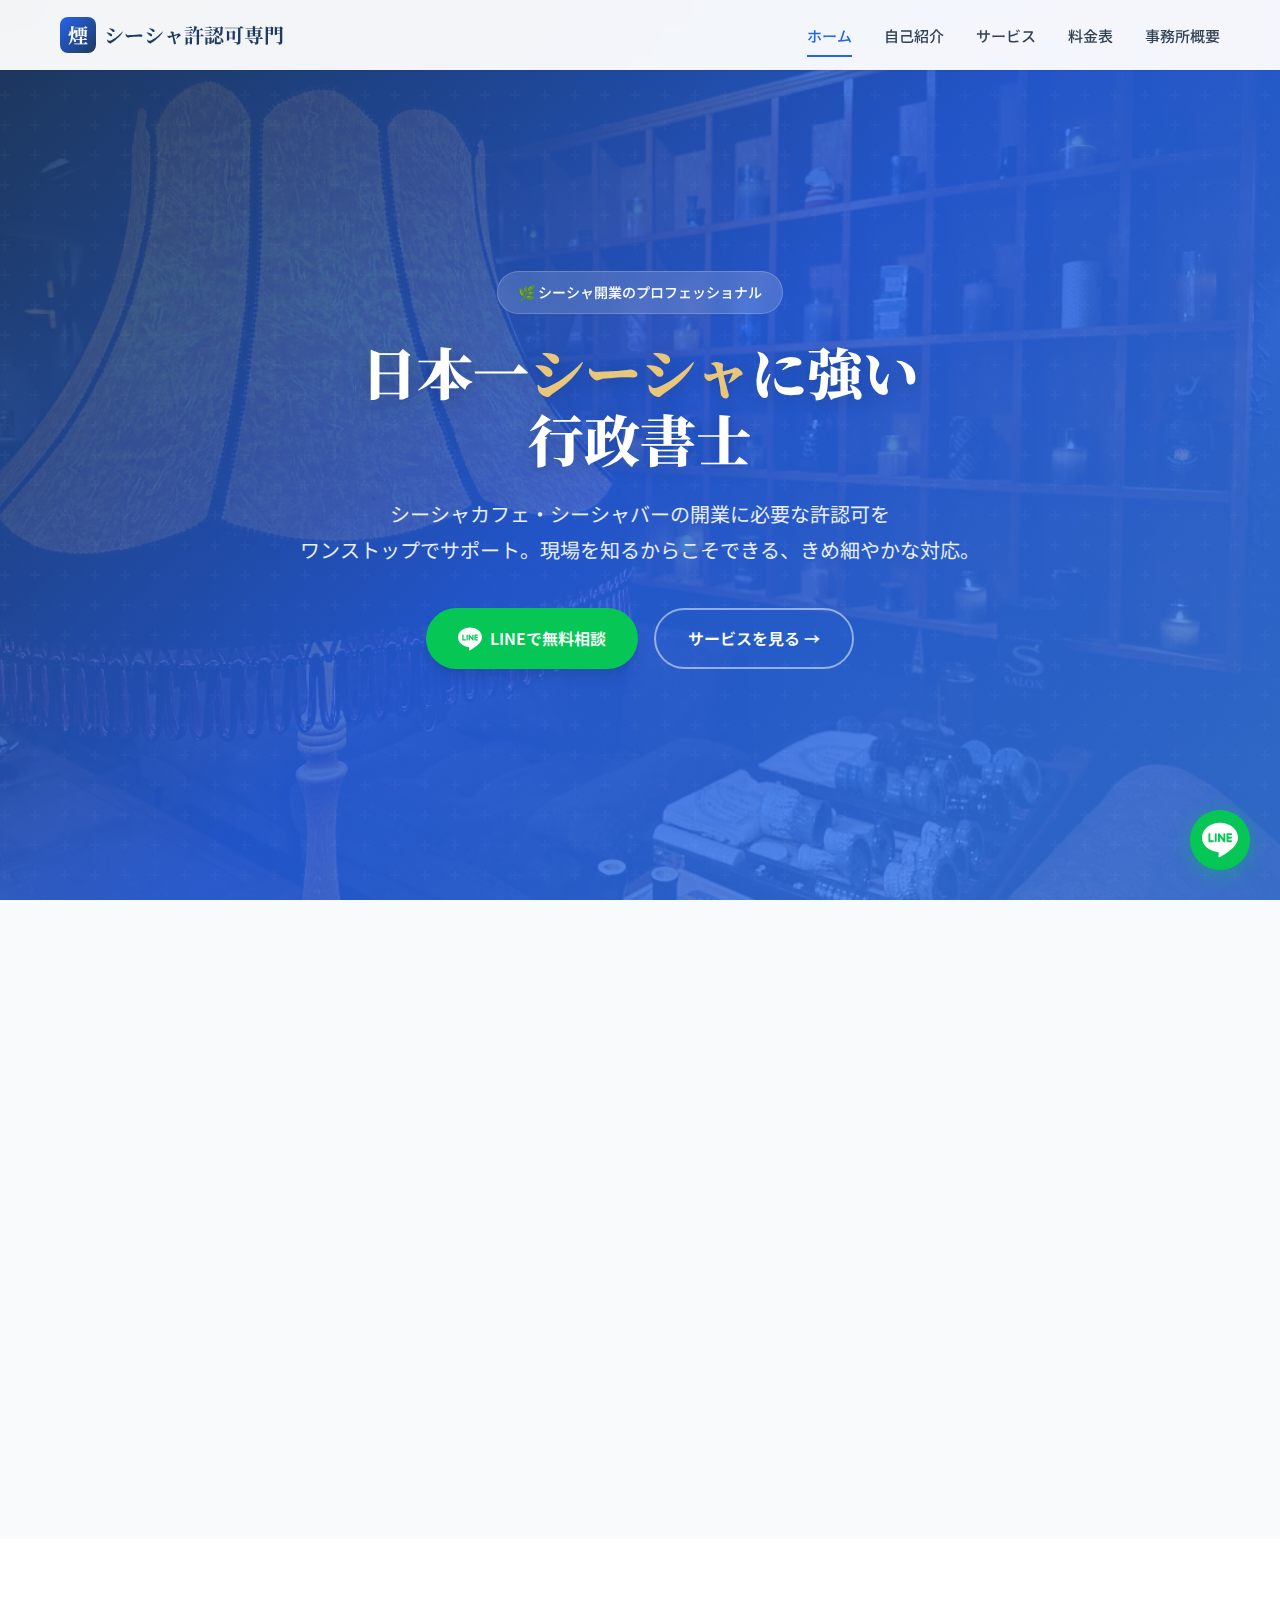
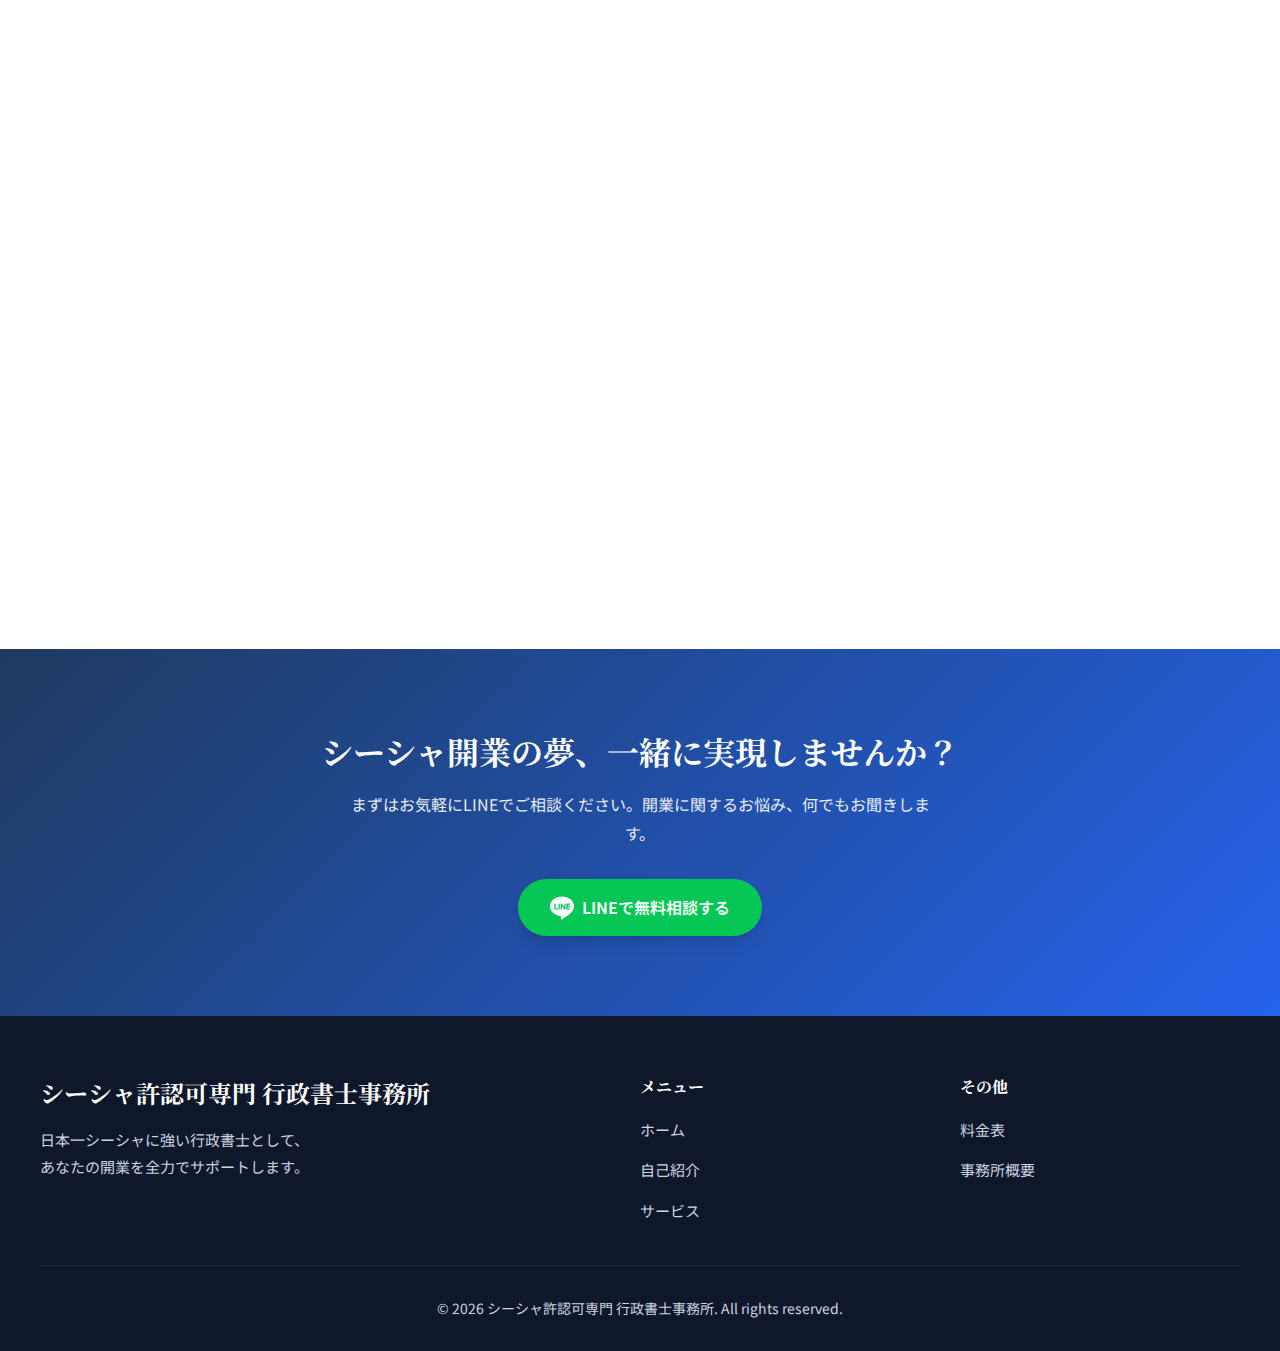
<file: index.html>
<!DOCTYPE html>
<html lang="ja">
<head>
  <meta charset="UTF-8">
  <meta name="viewport" content="width=device-width, initial-scale=1.0">
  <meta name="description" content="日本一シーシャに強い行政書士事務所。シーシャカフェ・バーの開業に必要な飲食店営業許可、たばこ販売許可、深夜酒類提供飲食店営業届出をワンストップでサポート。">
  <meta name="keywords" content="シーシャ,水タバコ,行政書士,許認可,開業,飲食店営業許可,たばこ販売許可">
  <title>シーシャ許認可専門 行政書士事務所 | 日本一シーシャに強い行政書士</title>
  <link rel="preconnect" href="https://fonts.googleapis.com">
  <link rel="preconnect" href="https://fonts.gstatic.com" crossorigin>
  <link href="https://fonts.googleapis.com/css2?family=Noto+Sans+JP:wght@400;500;700&family=Noto+Serif+JP:wght@700&display=swap" rel="stylesheet">
  <link rel="stylesheet" href="css/style.css">
</head>
<body>
  <!-- Header -->
  <header class="header">
    <div class="header-inner">
      <a href="index.html" class="logo">
        <div class="logo-icon">煙</div>
        シーシャ許認可専門
      </a>
      <nav class="nav-menu">
        <a href="index.html" class="nav-link active">ホーム</a>
        <a href="about.html" class="nav-link">自己紹介</a>
        <a href="service.html" class="nav-link">サービス</a>
        <a href="price.html" class="nav-link">料金表</a>
        <a href="office.html" class="nav-link">事務所概要</a>
      </nav>
      <button class="menu-toggle" aria-label="メニュー">
        <span></span>
        <span></span>
        <span></span>
      </button>
    </div>
  </header>

  <!-- Hero Section -->
  <section class="hero">
    <div class="hero-content">
      <span class="hero-badge">🌿 シーシャ開業のプロフェッショナル</span>
      <h1 class="hero-title">
        日本一<span class="highlight">シーシャ</span>に強い<br>行政書士
      </h1>
      <p class="hero-subtitle">
        シーシャカフェ・シーシャバーの開業に必要な許認可を<br>
        ワンストップでサポート。現場を知るからこそできる、きめ細やかな対応。
      </p>
      <div class="hero-cta">
        <a href="#" class="btn btn-primary btn-line">
          <svg width="24" height="24" viewBox="0 0 24 24" fill="currentColor">
            <path d="M19.365 9.863c.349 0 .63.285.63.631 0 .345-.281.63-.63.63H17.61v1.125h1.755c.349 0 .63.283.63.63 0 .344-.281.629-.63.629h-2.386c-.345 0-.627-.285-.627-.629V8.108c0-.345.282-.63.627-.63h2.386c.349 0 .63.285.63.63 0 .349-.281.63-.63.63H17.61v1.125h1.755zm-3.855 3.016c0 .27-.174.51-.432.596-.064.021-.133.031-.199.031-.211 0-.391-.09-.51-.25l-2.443-3.317v2.94c0 .344-.279.629-.631.629-.346 0-.626-.285-.626-.629V8.108c0-.27.173-.51.43-.595.06-.023.136-.033.194-.033.195 0 .375.104.495.254l2.462 3.33V8.108c0-.345.282-.63.63-.63.345 0 .63.285.63.63v4.771zm-5.741 0c0 .344-.282.629-.631.629-.345 0-.627-.285-.627-.629V8.108c0-.345.282-.63.627-.63.349 0 .631.285.631.63v4.771zm-2.466.629H4.917c-.345 0-.63-.285-.63-.629V8.108c0-.345.285-.63.63-.63.348 0 .63.285.63.63v4.141h1.756c.348 0 .629.283.629.63 0 .344-.281.629-.629.629M24 10.314C24 4.943 18.615.572 12 .572S0 4.943 0 10.314c0 4.811 4.27 8.842 10.035 9.608.391.082.923.258 1.058.59.12.301.079.766.038 1.08l-.164 1.02c-.045.301-.24 1.186 1.049.645 1.291-.539 6.916-4.078 9.436-6.975C23.176 14.393 24 12.458 24 10.314"/>
          </svg>
          LINEで無料相談
        </a>
        <a href="service.html" class="btn btn-outline">
          サービスを見る →
        </a>
      </div>
    </div>
  </section>

  <!-- Features Section -->
  <section class="features section">
    <div class="container">
      <h2 class="section-title fade-in">
        <span>Why Choose Us</span>
        選ばれる3つの理由
      </h2>
      <div class="features-grid">
        <div class="feature-card fade-in">
          <div class="feature-icon">🗾</div>
          <h3>全国100店舗以上を実地調査</h3>
          <p>実際に全国のシーシャ屋を巡り、現場の課題やカルチャーを肌で理解。机上の知識だけでなく、リアルな経験に基づいたアドバイスが可能です。</p>
        </div>
        <div class="feature-card fade-in">
          <div class="feature-icon">📋</div>
          <h3>許認可申請の専門知識</h3>
          <p>飲食店営業許可、たばこ販売許可、深夜酒類提供飲食店営業届出など、シーシャ開業に必要な複雑な手続きを熟知しています。</p>
        </div>
        <div class="feature-card fade-in">
          <div class="feature-icon">🤝</div>
          <h3>開業後まで一貫サポート</h3>
          <p>許認可取得だけでなく、開業後の運営における法的課題もサポート。長期的なパートナーとして、あなたのシーシャビジネスを支えます。</p>
        </div>
      </div>
    </div>
  </section>

  <!-- About Preview Section -->
  <section class="section">
    <div class="container">
      <div class="about-content">
        <div class="about-image fade-in">
          <div class="about-image-placeholder floating">👨‍💼</div>
        </div>
        <div class="about-text fade-in">
          <h2>シーシャを愛する行政書士</h2>
          <p>
            放送大学4年在学中、2026年4月の行政書士事務所開業を予定しています。
            シーシャ文化に魅了され、全国のシーシャ屋を巡る中で、開業時の許認可手続きの複雑さに直面するオーナーの声を数多く聞いてきました。
          </p>
          <div class="about-highlight">
            <p>「シーシャを愛するすべての人が、スムーズに開業できる世界を作りたい」</p>
          </div>
          <p>
            その想いから、シーシャ許認可に完全特化した行政書士事務所を立ち上げることを決意しました。
          </p>
          <a href="about.html" class="btn btn-gold mt-30">詳しく見る →</a>
        </div>
      </div>
    </div>
  </section>

  <!-- CTA Section -->
  <section class="cta-section">
    <div class="container">
      <h2>シーシャ開業の夢、一緒に実現しませんか？</h2>
      <p>まずはお気軽にLINEでご相談ください。開業に関するお悩み、何でもお聞きします。</p>
      <a href="#" class="btn btn-primary btn-line">
        <svg width="24" height="24" viewBox="0 0 24 24" fill="currentColor">
          <path d="M19.365 9.863c.349 0 .63.285.63.631 0 .345-.281.63-.63.63H17.61v1.125h1.755c.349 0 .63.283.63.63 0 .344-.281.629-.63.629h-2.386c-.345 0-.627-.285-.627-.629V8.108c0-.345.282-.63.627-.63h2.386c.349 0 .63.285.63.63 0 .349-.281.63-.63.63H17.61v1.125h1.755zm-3.855 3.016c0 .27-.174.51-.432.596-.064.021-.133.031-.199.031-.211 0-.391-.09-.51-.25l-2.443-3.317v2.94c0 .344-.279.629-.631.629-.346 0-.626-.285-.626-.629V8.108c0-.27.173-.51.43-.595.06-.023.136-.033.194-.033.195 0 .375.104.495.254l2.462 3.33V8.108c0-.345.282-.63.63-.63.345 0 .63.285.63.63v4.771zm-5.741 0c0 .344-.282.629-.631.629-.345 0-.627-.285-.627-.629V8.108c0-.345.282-.63.627-.63.349 0 .631.285.631.63v4.771zm-2.466.629H4.917c-.345 0-.63-.285-.63-.629V8.108c0-.345.285-.63.63-.63.348 0 .63.285.63.63v4.141h1.756c.348 0 .629.283.629.63 0 .344-.281.629-.629.629M24 10.314C24 4.943 18.615.572 12 .572S0 4.943 0 10.314c0 4.811 4.27 8.842 10.035 9.608.391.082.923.258 1.058.59.12.301.079.766.038 1.08l-.164 1.02c-.045.301-.24 1.186 1.049.645 1.291-.539 6.916-4.078 9.436-6.975C23.176 14.393 24 12.458 24 10.314"/>
        </svg>
        LINEで無料相談する
      </a>
    </div>
  </section>

  <!-- Footer -->
  <footer class="footer">
    <div class="footer-content">
      <div class="footer-brand">
        <h3>シーシャ許認可専門 行政書士事務所</h3>
        <p>日本一シーシャに強い行政書士として、<br>あなたの開業を全力でサポートします。</p>
      </div>
      <div class="footer-links">
        <h4>メニュー</h4>
        <ul>
          <li><a href="index.html">ホーム</a></li>
          <li><a href="about.html">自己紹介</a></li>
          <li><a href="service.html">サービス</a></li>
        </ul>
      </div>
      <div class="footer-links">
        <h4>その他</h4>
        <ul>
          <li><a href="price.html">料金表</a></li>
          <li><a href="office.html">事務所概要</a></li>
        </ul>
      </div>
    </div>
    <div class="footer-bottom">
      <p>&copy; 2026 シーシャ許認可専門 行政書士事務所. All rights reserved.</p>
    </div>
  </footer>

  <!-- Floating LINE Button -->
  <a href="#" class="line-fab" aria-label="LINEでお問い合わせ">
    <svg viewBox="0 0 24 24">
      <path d="M19.365 9.863c.349 0 .63.285.63.631 0 .345-.281.63-.63.63H17.61v1.125h1.755c.349 0 .63.283.63.63 0 .344-.281.629-.63.629h-2.386c-.345 0-.627-.285-.627-.629V8.108c0-.345.282-.63.627-.63h2.386c.349 0 .63.285.63.63 0 .349-.281.63-.63.63H17.61v1.125h1.755zm-3.855 3.016c0 .27-.174.51-.432.596-.064.021-.133.031-.199.031-.211 0-.391-.09-.51-.25l-2.443-3.317v2.94c0 .344-.279.629-.631.629-.346 0-.626-.285-.626-.629V8.108c0-.27.173-.51.43-.595.06-.023.136-.033.194-.033.195 0 .375.104.495.254l2.462 3.33V8.108c0-.345.282-.63.63-.63.345 0 .63.285.63.63v4.771zm-5.741 0c0 .344-.282.629-.631.629-.345 0-.627-.285-.627-.629V8.108c0-.345.282-.63.627-.63.349 0 .631.285.631.63v4.771zm-2.466.629H4.917c-.345 0-.63-.285-.63-.629V8.108c0-.345.285-.63.63-.63.348 0 .63.285.63.63v4.141h1.756c.348 0 .629.283.629.63 0 .344-.281.629-.629.629M24 10.314C24 4.943 18.615.572 12 .572S0 4.943 0 10.314c0 4.811 4.27 8.842 10.035 9.608.391.082.923.258 1.058.59.12.301.079.766.038 1.08l-.164 1.02c-.045.301-.24 1.186 1.049.645 1.291-.539 6.916-4.078 9.436-6.975C23.176 14.393 24 12.458 24 10.314"/>
    </svg>
    <span class="line-fab-tooltip">LINEで相談する</span>
  </a>

  <script src="js/main.js"></script>
</body>
</html>
</file>
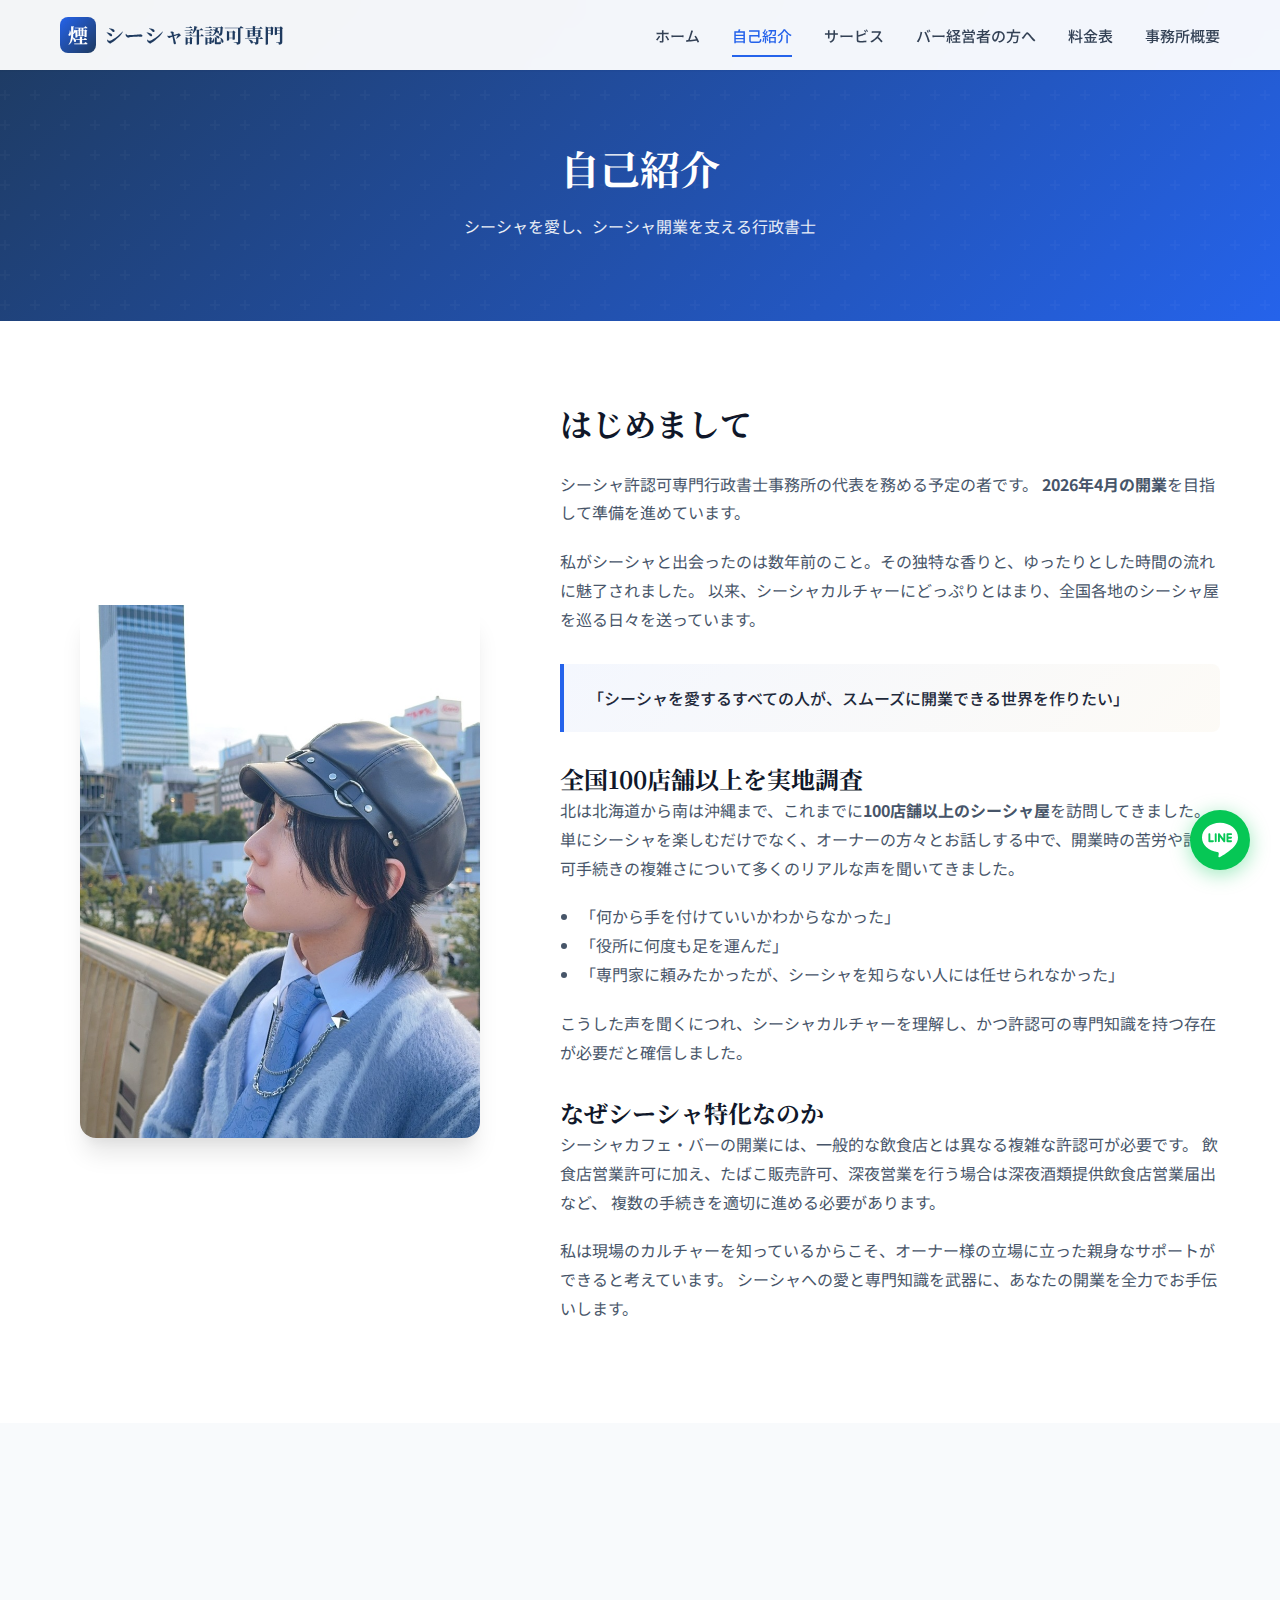
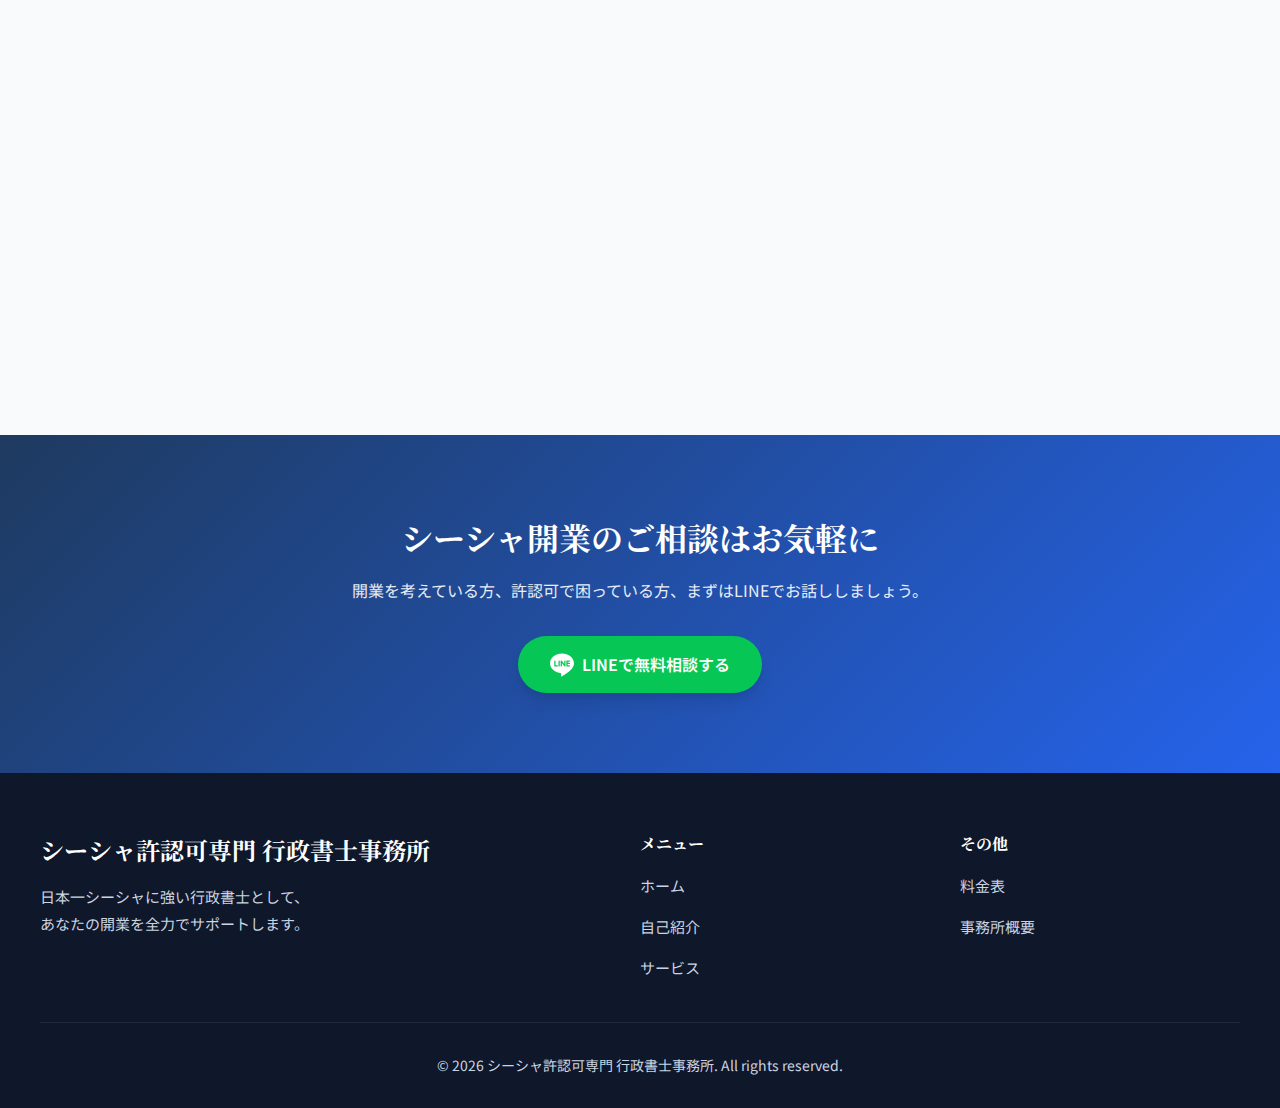
<file: about.html>
<!DOCTYPE html>
<html lang="ja">

<head>
    <meta charset="UTF-8">
    <meta name="viewport" content="width=device-width, initial-scale=1.0">
    <meta name="description" content="シーシャ許認可専門行政書士の自己紹介。全国100店舗以上のシーシャ屋を巡り、現場のカルチャーを熟知した専門家。">
    <meta name="keywords" content="シーシャ,行政書士,自己紹介,プロフィール">
    <title>自己紹介 | シーシャ許認可専門 行政書士事務所</title>
    <link rel="preconnect" href="https://fonts.googleapis.com">
    <link rel="preconnect" href="https://fonts.gstatic.com" crossorigin>
    <link
        href="https://fonts.googleapis.com/css2?family=Noto+Sans+JP:wght@400;500;700&family=Noto+Serif+JP:wght@700&display=swap"
        rel="stylesheet">
    <link rel="stylesheet" href="css/style.css">
</head>

<body>
    <!-- Header -->
    <header class="header">
        <div class="header-inner">
            <a href="index.html" class="logo">
                <div class="logo-icon">煙</div>
                シーシャ許認可専門
            </a>
            <nav class="nav-menu">
                <a href="index.html" class="nav-link">ホーム</a>
                <a href="about.html" class="nav-link active">自己紹介</a>
                <a href="service.html" class="nav-link">サービス</a>
                <a href="bar.html" class="nav-link">バー経営者の方へ</a>
                <a href="price.html" class="nav-link">料金表</a>
                <a href="office.html" class="nav-link">事務所概要</a>
            </nav>
            <button class="menu-toggle" aria-label="メニュー">
                <span></span>
                <span></span>
                <span></span>
            </button>
        </div>
    </header>

    <!-- Page Header -->
    <section class="page-header">
        <h1>自己紹介</h1>
        <p>シーシャを愛し、シーシャ開業を支える行政書士</p>
    </section>

    <!-- About Content -->
    <section class="section">
        <div class="container">
            <div class="about-content">
                <div class="about-image fade-in">
                    <!-- <div class="about-image-placeholder floating">👨‍💼</div> -->
                    <img src="images/profile.jpg" alt="代表写真" class="about-profile-img floating">
                </div>
                <div class="about-text fade-in">
                    <h2>はじめまして</h2>
                    <p>
                        シーシャ許認可専門行政書士事務所の代表を務める予定の者です。
                        <strong>2026年4月の開業</strong>を目指して準備を進めています。
                    </p>
                    <p>
                        私がシーシャと出会ったのは数年前のこと。その独特な香りと、ゆったりとした時間の流れに魅了されました。
                        以来、シーシャカルチャーにどっぷりとはまり、全国各地のシーシャ屋を巡る日々を送っています。
                    </p>

                    <div class="about-highlight">
                        <p>「シーシャを愛するすべての人が、スムーズに開業できる世界を作りたい」</p>
                    </div>

                    <h3 class="mt-30">全国100店舗以上を実地調査</h3>
                    <p>
                        北は北海道から南は沖縄まで、これまでに<strong>100店舗以上のシーシャ屋</strong>を訪問してきました。
                        単にシーシャを楽しむだけでなく、オーナーの方々とお話しする中で、開業時の苦労や許認可手続きの複雑さについて多くのリアルな声を聞いてきました。
                    </p>
                    <ul style="margin: 20px 0; padding-left: 20px; list-style: disc; color: var(--gray-600);">
                        <li>「何から手を付けていいかわからなかった」</li>
                        <li>「役所に何度も足を運んだ」</li>
                        <li>「専門家に頼みたかったが、シーシャを知らない人には任せられなかった」</li>
                    </ul>
                    <p>
                        こうした声を聞くにつれ、シーシャカルチャーを理解し、かつ許認可の専門知識を持つ存在が必要だと確信しました。
                    </p>

                    <h3 class="mt-30">なぜシーシャ特化なのか</h3>
                    <p>
                        シーシャカフェ・バーの開業には、一般的な飲食店とは異なる複雑な許認可が必要です。
                        飲食店営業許可に加え、たばこ販売許可、深夜営業を行う場合は深夜酒類提供飲食店営業届出など、
                        複数の手続きを適切に進める必要があります。
                    </p>
                    <p>
                        私は現場のカルチャーを知っているからこそ、オーナー様の立場に立った親身なサポートができると考えています。
                        シーシャへの愛と専門知識を武器に、あなたの開業を全力でお手伝いします。
                    </p>
                </div>
            </div>
        </div>
    </section>

    <!-- Timeline / Journey -->
    <section class="section features">
        <div class="container">
            <h2 class="section-title fade-in">
                <span>My Journey</span>
                歩み
            </h2>
            <div class="features-grid">
                <div class="feature-card fade-in">
                    <div class="feature-icon">🌿</div>
                    <h3>シーシャとの出会い</h3>
                    <p>友人に誘われて初めてシーシャを体験。その奥深い世界に一瞬で魅了されました。</p>
                </div>
                <div class="feature-card fade-in">
                    <div class="feature-icon">🗾</div>
                    <h3>全国シーシャ巡り開始</h3>
                    <p>各地のシーシャ屋を訪問し、オーナーとの対話から開業の現実と課題を学びました。</p>
                </div>
                <div class="feature-card fade-in">
                    <div class="feature-icon">📚</div>
                    <h3>行政書士を志す</h3>
                    <p>シーシャ開業の複雑な手続きを支援するため、行政書士資格の取得を決意。現在勉強中です。</p>
                </div>
            </div>
        </div>
    </section>

    <!-- CTA Section -->
    <section class="cta-section">
        <div class="container">
            <h2>シーシャ開業のご相談はお気軽に</h2>
            <p>開業を考えている方、許認可で困っている方、まずはLINEでお話ししましょう。</p>
            <a href="#" class="btn btn-primary btn-line">
                <svg width="24" height="24" viewBox="0 0 24 24" fill="currentColor">
                    <path
                        d="M19.365 9.863c.349 0 .63.285.63.631 0 .345-.281.63-.63.63H17.61v1.125h1.755c.349 0 .63.283.63.63 0 .344-.281.629-.63.629h-2.386c-.345 0-.627-.285-.627-.629V8.108c0-.345.282-.63.627-.63h2.386c.349 0 .63.285.63.63 0 .349-.281.63-.63.63H17.61v1.125h1.755zm-3.855 3.016c0 .27-.174.51-.432.596-.064.021-.133.031-.199.031-.211 0-.391-.09-.51-.25l-2.443-3.317v2.94c0 .344-.279.629-.631.629-.346 0-.626-.285-.626-.629V8.108c0-.27.173-.51.43-.595.06-.023.136-.033.194-.033.195 0 .375.104.495.254l2.462 3.33V8.108c0-.345.282-.63.63-.63.345 0 .63.285.63.63v4.771zm-5.741 0c0 .344-.282.629-.631.629-.345 0-.627-.285-.627-.629V8.108c0-.345.282-.63.627-.63.349 0 .631.285.631.63v4.771zm-2.466.629H4.917c-.345 0-.63-.285-.63-.629V8.108c0-.345.285-.63.63-.63.348 0 .63.285.63.63v4.141h1.756c.348 0 .629.283.629.63 0 .344-.281.629-.629.629M24 10.314C24 4.943 18.615.572 12 .572S0 4.943 0 10.314c0 4.811 4.27 8.842 10.035 9.608.391.082.923.258 1.058.59.12.301.079.766.038 1.08l-.164 1.02c-.045.301-.24 1.186 1.049.645 1.291-.539 6.916-4.078 9.436-6.975C23.176 14.393 24 12.458 24 10.314" />
                </svg>
                LINEで無料相談する
            </a>
        </div>
    </section>

    <!-- Footer -->
    <footer class="footer">
        <div class="footer-content">
            <div class="footer-brand">
                <h3>シーシャ許認可専門 行政書士事務所</h3>
                <p>日本一シーシャに強い行政書士として、<br>あなたの開業を全力でサポートします。</p>
            </div>
            <div class="footer-links">
                <h4>メニュー</h4>
                <ul>
                    <li><a href="index.html">ホーム</a></li>
                    <li><a href="about.html">自己紹介</a></li>
                    <li><a href="service.html">サービス</a></li>
                </ul>
            </div>
            <div class="footer-links">
                <h4>その他</h4>
                <ul>
                    <li><a href="price.html">料金表</a></li>
                    <li><a href="office.html">事務所概要</a></li>
                </ul>
            </div>
        </div>
        <div class="footer-bottom">
            <p>&copy; 2026 シーシャ許認可専門 行政書士事務所. All rights reserved.</p>
        </div>
    </footer>

    <!-- Floating LINE Button -->
    <a href="#" class="line-fab" aria-label="LINEでお問い合わせ">
        <svg viewBox="0 0 24 24">
            <path
                d="M19.365 9.863c.349 0 .63.285.63.631 0 .345-.281.63-.63.63H17.61v1.125h1.755c.349 0 .63.283.63.63 0 .344-.281.629-.63.629h-2.386c-.345 0-.627-.285-.627-.629V8.108c0-.345.282-.63.627-.63h2.386c.349 0 .63.285.63.63 0 .349-.281.63-.63.63H17.61v1.125h1.755zm-3.855 3.016c0 .27-.174.51-.432.596-.064.021-.133.031-.199.031-.211 0-.391-.09-.51-.25l-2.443-3.317v2.94c0 .344-.279.629-.631.629-.346 0-.626-.285-.626-.629V8.108c0-.27.173-.51.43-.595.06-.023.136-.033.194-.033.195 0 .375.104.495.254l2.462 3.33V8.108c0-.345.282-.63.63-.63.345 0 .63.285.63.63v4.771zm-5.741 0c0 .344-.282.629-.631.629-.345 0-.627-.285-.627-.629V8.108c0-.345.282-.63.627-.63.349 0 .631.285.631.63v4.771zm-2.466.629H4.917c-.345 0-.63-.285-.63-.629V8.108c0-.345.285-.63.63-.63.348 0 .63.285.63.63v4.141h1.756c.348 0 .629.283.629.63 0 .344-.281.629-.629.629M24 10.314C24 4.943 18.615.572 12 .572S0 4.943 0 10.314c0 4.811 4.27 8.842 10.035 9.608.391.082.923.258 1.058.59.12.301.079.766.038 1.08l-.164 1.02c-.045.301-.24 1.186 1.049.645 1.291-.539 6.916-4.078 9.436-6.975C23.176 14.393 24 12.458 24 10.314" />
        </svg>
        <span class="line-fab-tooltip">LINEで相談する</span>
    </a>

    <script src="js/main.js"></script>
</body>

</html>
</file>
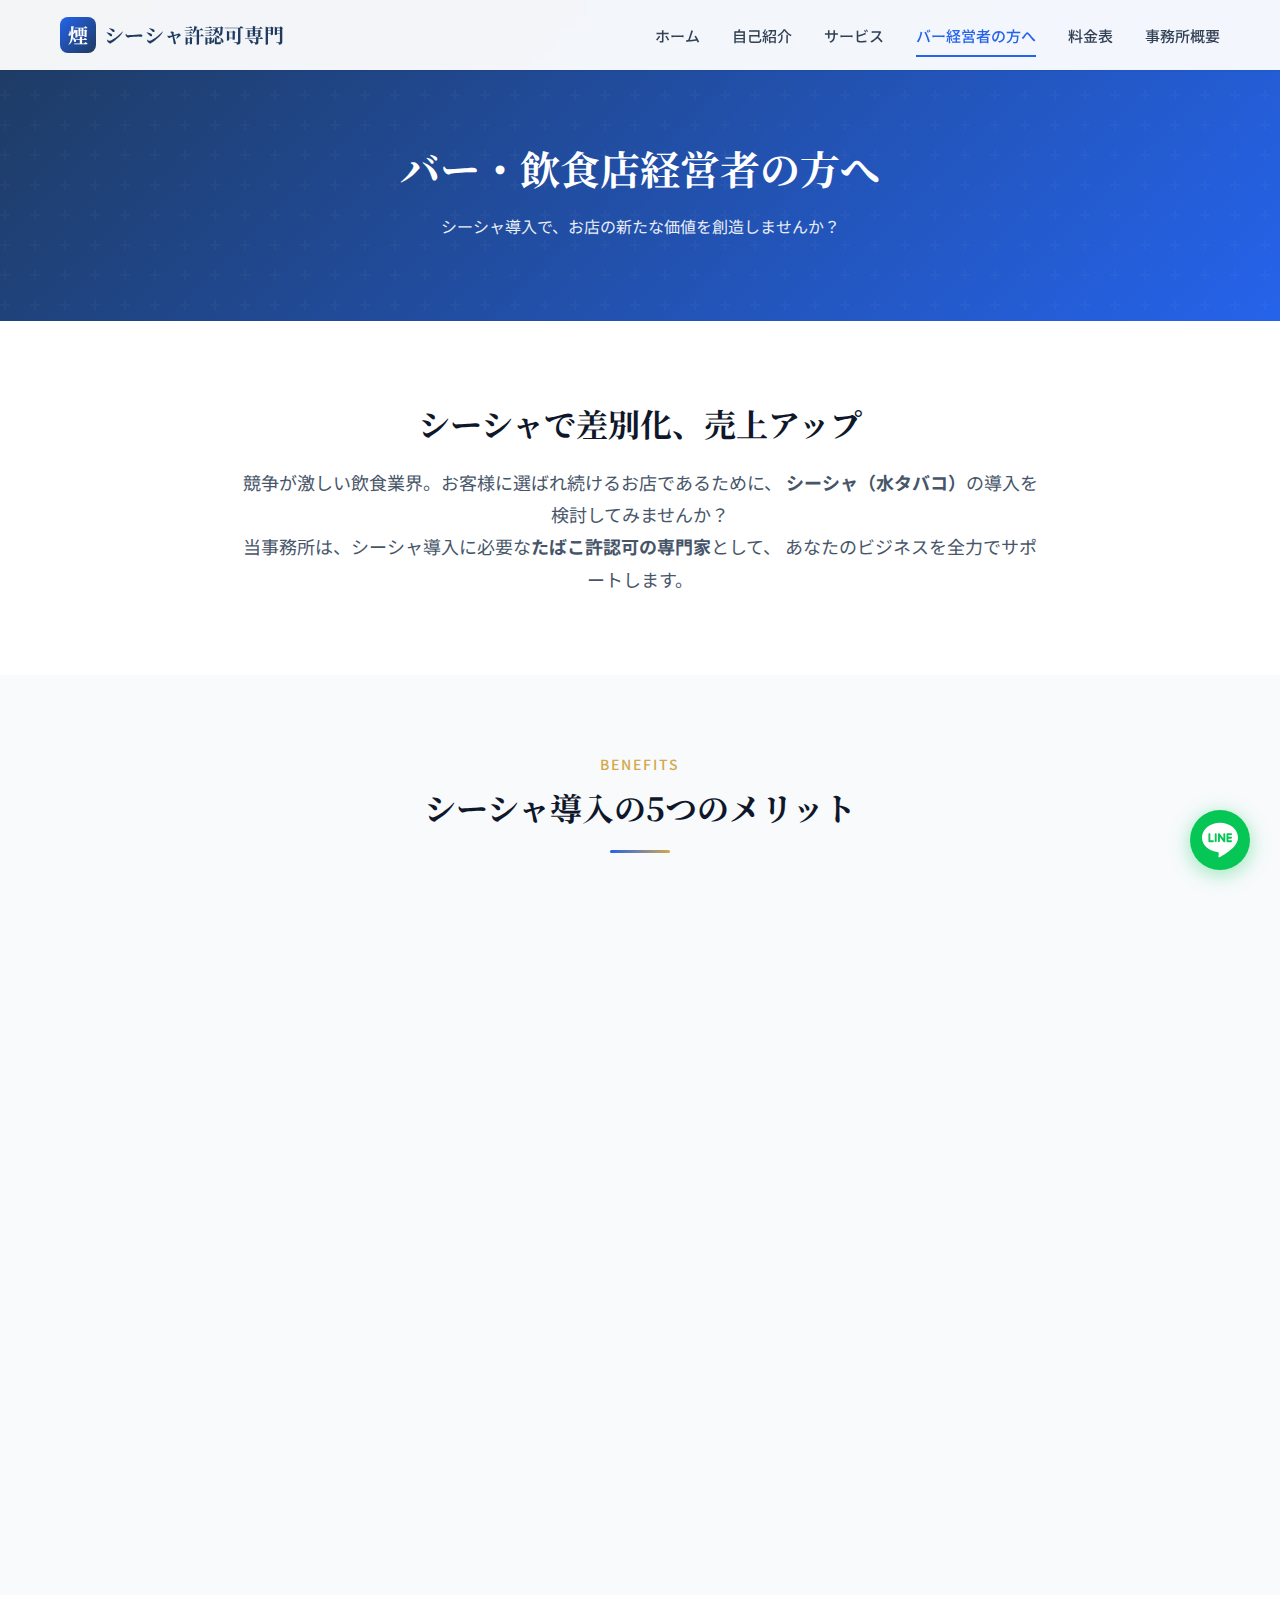
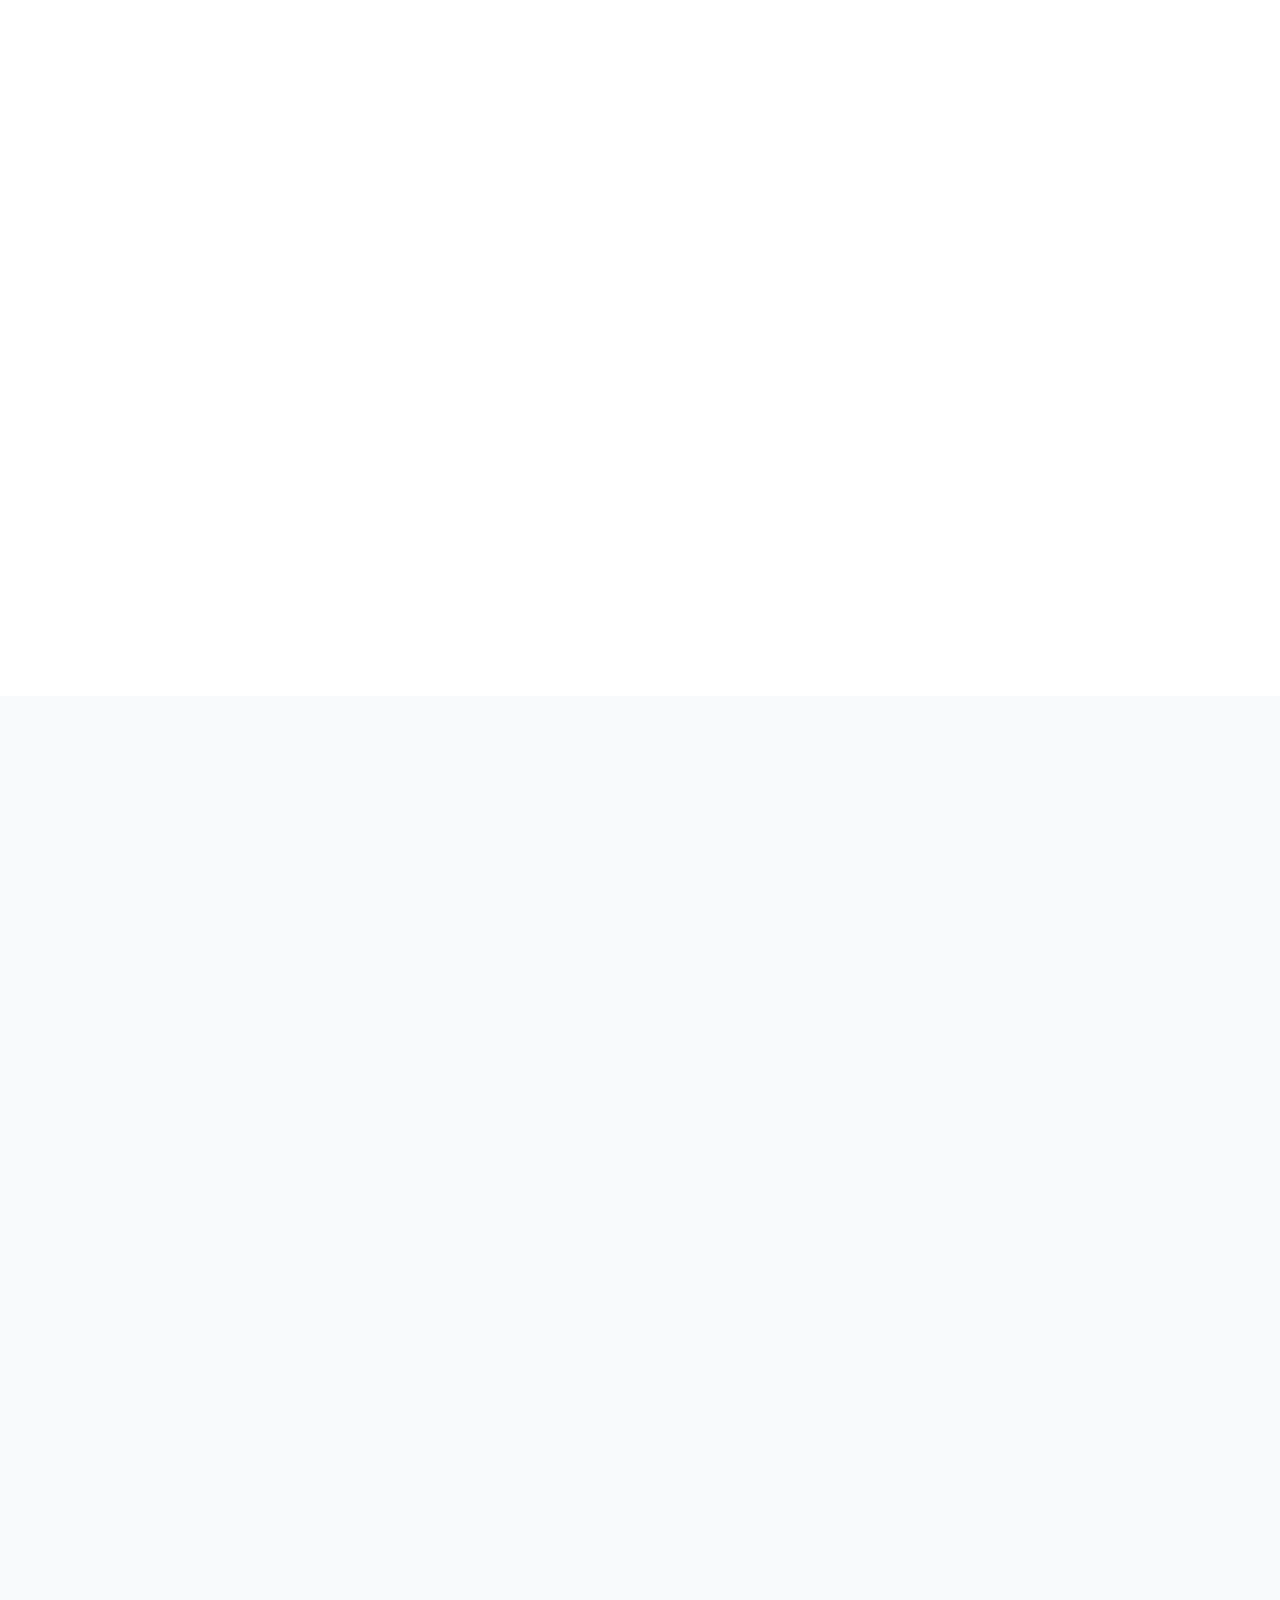
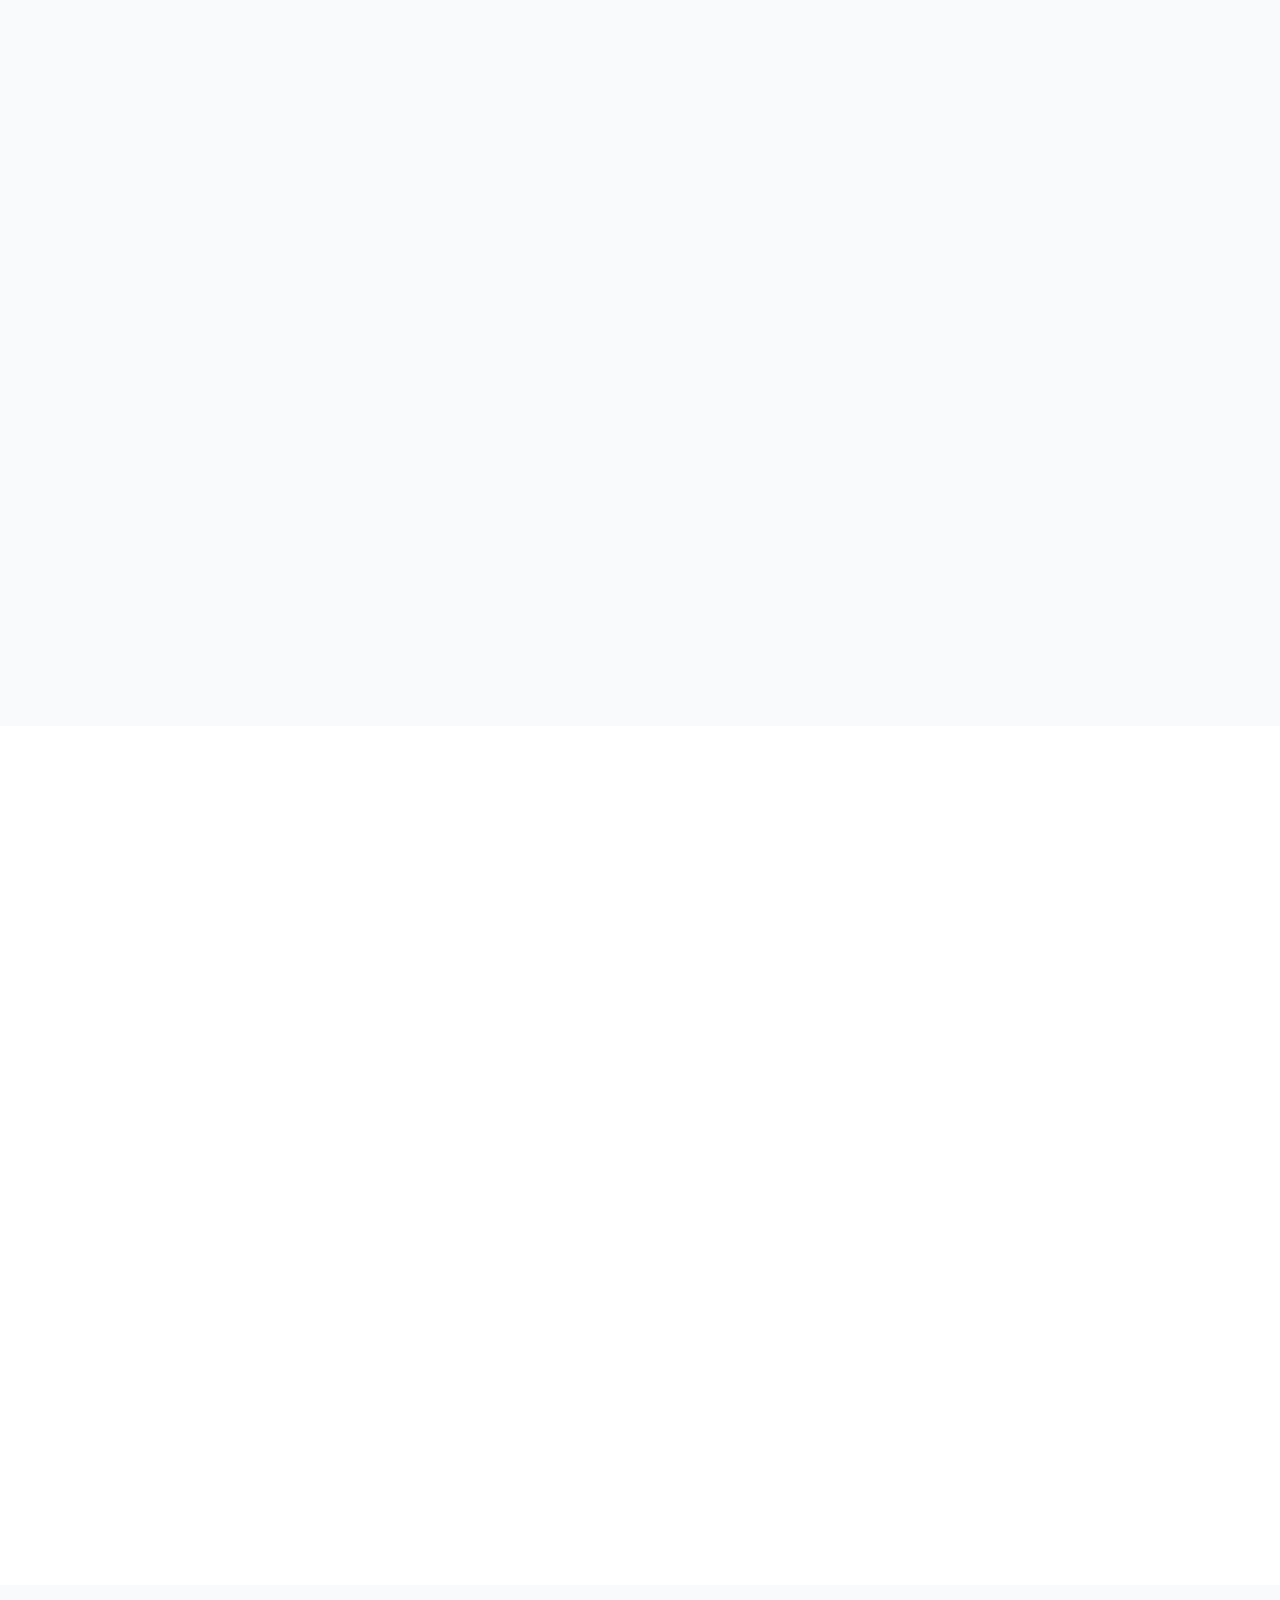
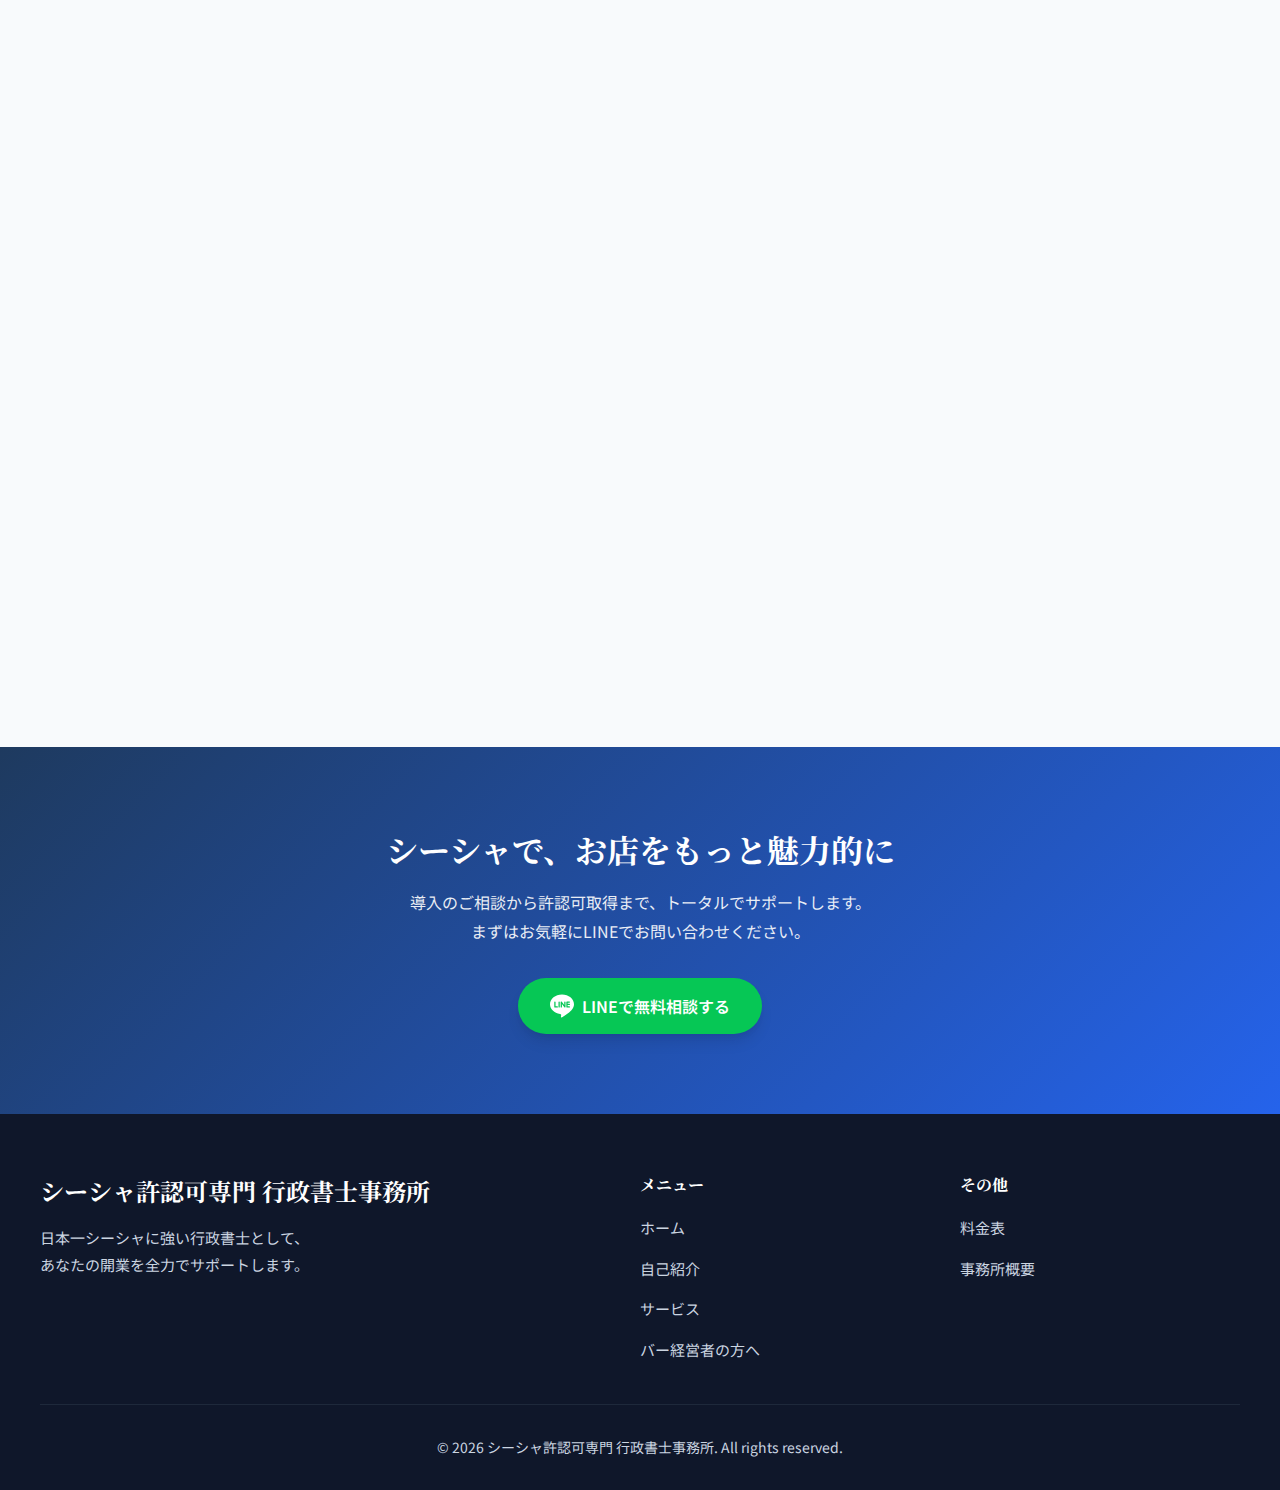
<file: bar.html>
<!DOCTYPE html>
<html lang="ja">

<head>
    <meta charset="UTF-8">
    <meta name="viewport" content="width=device-width, initial-scale=1.0">
    <meta name="description" content="バー・飲食店経営者の方へ。シーシャ導入でお店の付加価値を高めませんか？たばこ販売許可などの許認可手続きをワンストップでサポート。">
    <meta name="keywords" content="バー,飲食店,シーシャ導入,たばこ販売許可,許認可,行政書士">
    <title>バー経営者の方へ | シーシャ許認可専門 行政書士事務所</title>
    <link rel="preconnect" href="https://fonts.googleapis.com">
    <link rel="preconnect" href="https://fonts.gstatic.com" crossorigin>
    <link
        href="https://fonts.googleapis.com/css2?family=Noto+Sans+JP:wght@400;500;700&family=Noto+Serif+JP:wght@700&display=swap"
        rel="stylesheet">
    <link rel="stylesheet" href="css/style.css">
</head>

<body>
    <!-- Header -->
    <header class="header">
        <div class="header-inner">
            <a href="index.html" class="logo">
                <div class="logo-icon">煙</div>
                シーシャ許認可専門
            </a>
            <nav class="nav-menu">
                <a href="index.html" class="nav-link">ホーム</a>
                <a href="about.html" class="nav-link">自己紹介</a>
                <a href="service.html" class="nav-link">サービス</a>
                <a href="bar.html" class="nav-link active">バー経営者の方へ</a>
                <a href="price.html" class="nav-link">料金表</a>
                <a href="office.html" class="nav-link">事務所概要</a>
            </nav>
            <button class="menu-toggle" aria-label="メニュー">
                <span></span>
                <span></span>
                <span></span>
            </button>
        </div>
    </header>

    <!-- Page Header -->
    <section class="page-header">
        <h1>バー・飲食店経営者の方へ</h1>
        <p>シーシャ導入で、お店の新たな価値を創造しませんか？</p>
    </section>

    <!-- Introduction -->
    <section class="section">
        <div class="container">
            <div class="text-center fade-in" style="max-width: 800px; margin: 0 auto;">
                <h2>シーシャで差別化、売上アップ</h2>
                <p style="margin-top: 20px; color: var(--gray-600); font-size: 1.125rem;">
                    競争が激しい飲食業界。お客様に選ばれ続けるお店であるために、
                    <strong>シーシャ（水タバコ）</strong>の導入を検討してみませんか？<br>
                    当事務所は、シーシャ導入に必要な<strong>たばこ許認可の専門家</strong>として、
                    あなたのビジネスを全力でサポートします。
                </p>
            </div>
        </div>
    </section>

    <!-- Benefits Section -->
    <section class="section features">
        <div class="container">
            <h2 class="section-title fade-in">
                <span>Benefits</span>
                シーシャ導入の5つのメリット
            </h2>
            <div class="features-grid" style="grid-template-columns: repeat(auto-fit, minmax(280px, 1fr));">
                <div class="feature-card fade-in">
                    <div class="feature-icon">💰</div>
                    <h3>単価アップ</h3>
                    <p>シーシャは1回1,500〜3,000円程度。ドリンクと組み合わせることで客単価が大幅に向上します。</p>
                </div>
                <div class="feature-card fade-in">
                    <div class="feature-icon">⏰</div>
                    <h3>滞在時間の延長</h3>
                    <p>シーシャは1回30分〜1時間楽しめます。滞在時間が延び、追加オーダーの機会も増加。</p>
                </div>
                <div class="feature-card fade-in">
                    <div class="feature-icon">🎯</div>
                    <h3>差別化要素</h3>
                    <p>まだシーシャを提供するバーは少数。競合店との明確な差別化ポイントになります。</p>
                </div>
                <div class="feature-card fade-in">
                    <div class="feature-icon">👥</div>
                    <h3>新規顧客層の開拓</h3>
                    <p>シーシャ目当ての若い世代や外国人観光客など、新たな客層を取り込めます。</p>
                </div>
                <div class="feature-card fade-in">
                    <div class="feature-icon">🌙</div>
                    <h3>リラックス空間の演出</h3>
                    <p>シーシャの煙と香りが特別な雰囲気を演出。お店のブランディングにも貢献します。</p>
                </div>
            </div>
        </div>
    </section>

    <!-- Required Permits -->
    <section class="section">
        <div class="container">
            <h2 class="section-title fade-in">
                <span>Required Permits</span>
                シーシャ導入に必要な許認可
            </h2>
            <div class="text-center fade-in" style="max-width: 800px; margin: 0 auto 40px;">
                <p style="color: var(--gray-600);">
                    すでに飲食店営業許可をお持ちの場合、追加で必要な許認可は主に以下の2つです。
                </p>
            </div>
            <div class="services-grid">
                <div class="service-card fade-in">
                    <div class="service-icon">🚬</div>
                    <div class="service-content">
                        <h3>たばこ販売許可</h3>
                        <p>
                            シーシャのフレーバー（たばこ葉製品）をお客様に提供・販売するために必要な許可です。
                            財務局への申請が必要で、書類準備から申請まで当事務所がサポートします。
                        </p>
                    </div>
                </div>
                <div class="service-card fade-in">
                    <div class="service-icon">📋</div>
                    <div class="service-content">
                        <h3>喫煙可能な店舗としての届出</h3>
                        <p>
                            改正健康増進法に基づき、喫煙可能な飲食店として営業するための届出が必要です。
                            従業員のいる場合など、条件によって対応が異なります。
                        </p>
                    </div>
                </div>
            </div>

            <div class="about-highlight fade-in" style="max-width: 800px; margin: 40px auto 0;">
                <p style="margin: 0; text-align: center;">
                    <strong>「何から始めればいいかわからない」</strong>そんな方も大丈夫。<br>
                    まずはお気軽にご相談ください。現状をお聞きし、最適なプランをご提案します。
                </p>
            </div>
        </div>
    </section>

    <!-- Operational Support Section -->
    <section class="section features">
        <div class="container">
            <h2 class="section-title fade-in">
                <span>Operational Support</span>
                運営ノウハウの提供
            </h2>
            <div class="text-center fade-in" style="max-width: 800px; margin: 0 auto 40px;">
                <p style="color: var(--gray-600);">
                    「シーシャを作ったことがない」「知識がない」という方もご安心ください。<br>
                    日本中のシーシャ屋を巡って得た知見をもとに、美味しいシーシャを作るための基本的なノウハウもレクチャーします。
                </p>
            </div>
            <div class="features-grid">
                <div class="feature-card fade-in">
                    <div class="feature-icon">🔥</div>
                    <h3>火加減の調整</h3>
                    <p>シーシャの味を左右する炭の管理。適切な温度管理と交換のタイミングをお教えします。</p>
                </div>
                <div class="feature-card fade-in">
                    <div class="feature-icon">🍎</div>
                    <h3>フレーバー選定</h3>
                    <p>数あるブランドの中から、扱いやすく人気のあるフレーバーを厳選してご紹介します。</p>
                </div>
                <div class="feature-card fade-in">
                    <div class="feature-icon">🧹</div>
                    <h3>機材メンテナンス</h3>
                    <p>長く清潔に使うための洗浄方法や、パイプ・ボウルの選び方をアドバイスします。</p>
                </div>
                <div class="feature-card fade-in">
                    <div class="feature-icon">🎓</div>
                    <h3>スタッフ講習</h3>
                    <p>実際にスタッフ様向けに、シーシャ作成の基礎講習を行うことも可能です（オプション）。</p>
                </div>
            </div>
        </div>
    </section>

    <!-- Flow Section -->
    <section class="section features">
        <div class="container">
            <h2 class="section-title fade-in">
                <span>Flow</span>
                導入までの流れ
            </h2>
            <div class="features-grid">
                <div class="feature-card fade-in">
                    <div class="feature-icon">1</div>
                    <h3>無料相談</h3>
                    <p>現在の営業許可の状況や店舗環境をヒアリング。必要な手続きをご案内します。</p>
                </div>
                <div class="feature-card fade-in">
                    <div class="feature-icon">2</div>
                    <h3>許認可申請代行</h3>
                    <p>たばこ販売許可など必要な許認可の申請を代行。書類作成から提出まで一括対応。</p>
                </div>
                <div class="feature-card fade-in">
                    <div class="feature-icon">3</div>
                    <h3>シーシャ提供開始</h3>
                    <p>許可取得後、シーシャの提供を開始。導入後のご相談もお気軽にどうぞ。</p>
                </div>
            </div>
        </div>
    </section>

    <!-- Case Study -->
    <section class="section">
        <div class="container">
            <h2 class="section-title fade-in">
                <span>Voice</span>
                こんなお悩みありませんか？
            </h2>
            <div style="max-width: 800px; margin: 0 auto;">
                <div class="service-card fade-in" style="margin-bottom: 20px; display: block;">
                    <h4 style="color: var(--primary); margin-bottom: 12px;">「お客さんの滞在時間が短く、回転重視になってしまう…」</h4>
                    <p style="color: var(--gray-600);">
                        → シーシャがあれば、ゆっくり楽しむ目的で来店されるお客様が増えます。滞在時間が延び、追加ドリンクの注文も期待できます。
                    </p>
                </div>
                <div class="service-card fade-in" style="margin-bottom: 20px; display: block;">
                    <h4 style="color: var(--primary); margin-bottom: 12px;">「近隣に似たようなバーが増えて、差別化が難しい…」</h4>
                    <p style="color: var(--gray-600);">
                        → シーシャを提供するバーはまだ少数派。「シーシャが吸えるバー」として独自のポジションを確立できます。
                    </p>
                </div>
                <div class="service-card fade-in" style="margin-bottom: 20px; display: block;">
                    <h4 style="color: var(--primary); margin-bottom: 12px;">「許認可の手続きが複雑そうで、何から手を付けていいかわからない…」</h4>
                    <p style="color: var(--gray-600);">
                        → それこそ私の専門分野です！必要な手続きはすべて代行しますので、オーナー様は本業に集中していただけます。
                    </p>
                </div>
            </div>
        </div>
    </section>

    <!-- Pricing Preview -->
    <section class="section features">
        <div class="container">
            <h2 class="section-title fade-in">
                <span>Price</span>
                料金の目安
            </h2>
            <div class="text-center fade-in" style="max-width: 700px; margin: 0 auto;">
                <div class="pricing-table">
                    <table>
                        <thead>
                            <tr>
                                <th>サービス</th>
                                <th>料金（税込）</th>
                            </tr>
                        </thead>
                        <tbody>
                            <tr>
                                <td><strong>たばこ販売許可申請</strong></td>
                                <td><span class="price-value">44,000円〜</span></td>
                            </tr>
                            <tr>
                                <td><strong>喫煙可能店舗届出サポート</strong></td>
                                <td><span class="price-value">22,000円〜</span></td>
                            </tr>
                            <tr
                                style="background: linear-gradient(135deg, rgba(37, 99, 235, 0.05), rgba(212, 168, 75, 0.05));">
                                <td><strong style="color: var(--primary);">🌟 シーシャ導入パック</strong><br><span
                                        class="price-note">たばこ許可+届出サポート</span></td>
                                <td><span class="price-value" style="color: var(--accent-gold);">55,000円〜</span></td>
                            </tr>
                        </tbody>
                    </table>
                </div>
                <p class="pricing-note" style="margin-top: 20px;">
                    ※ 店舗の状況により料金が変動する場合があります。正式なお見積りは無料相談にてご案内します。
                </p>
                <a href="price.html" class="btn btn-gold mt-30">詳しい料金表を見る →</a>
            </div>
        </div>
    </section>

    <!-- CTA Section -->
    <section class="cta-section">
        <div class="container">
            <h2>シーシャで、お店をもっと魅力的に</h2>
            <p>導入のご相談から許認可取得まで、トータルでサポートします。<br>まずはお気軽にLINEでお問い合わせください。</p>
            <a href="#" class="btn btn-primary btn-line">
                <svg width="24" height="24" viewBox="0 0 24 24" fill="currentColor">
                    <path
                        d="M19.365 9.863c.349 0 .63.285.63.631 0 .345-.281.63-.63.63H17.61v1.125h1.755c.349 0 .63.283.63.63 0 .344-.281.629-.63.629h-2.386c-.345 0-.627-.285-.627-.629V8.108c0-.345.282-.63.627-.63h2.386c.349 0 .63.285.63.63 0 .349-.281.63-.63.63H17.61v1.125h1.755zm-3.855 3.016c0 .27-.174.51-.432.596-.064.021-.133.031-.199.031-.211 0-.391-.09-.51-.25l-2.443-3.317v2.94c0 .344-.279.629-.631.629-.346 0-.626-.285-.626-.629V8.108c0-.27.173-.51.43-.595.06-.023.136-.033.194-.033.195 0 .375.104.495.254l2.462 3.33V8.108c0-.345.282-.63.63-.63.345 0 .63.285.63.63v4.771zm-5.741 0c0 .344-.282.629-.631.629-.345 0-.627-.285-.627-.629V8.108c0-.345.282-.63.627-.63.349 0 .631.285.631.63v4.771zm-2.466.629H4.917c-.345 0-.63-.285-.63-.629V8.108c0-.345.285-.63.63-.63.348 0 .63.285.63.63v4.141h1.756c.348 0 .629.283.629.63 0 .344-.281.629-.629.629M24 10.314C24 4.943 18.615.572 12 .572S0 4.943 0 10.314c0 4.811 4.27 8.842 10.035 9.608.391.082.923.258 1.058.59.12.301.079.766.038 1.08l-.164 1.02c-.045.301-.24 1.186 1.049.645 1.291-.539 6.916-4.078 9.436-6.975C23.176 14.393 24 12.458 24 10.314" />
                </svg>
                LINEで無料相談する
            </a>
        </div>
    </section>

    <!-- Footer -->
    <footer class="footer">
        <div class="footer-content">
            <div class="footer-brand">
                <h3>シーシャ許認可専門 行政書士事務所</h3>
                <p>日本一シーシャに強い行政書士として、<br>あなたの開業を全力でサポートします。</p>
            </div>
            <div class="footer-links">
                <h4>メニュー</h4>
                <ul>
                    <li><a href="index.html">ホーム</a></li>
                    <li><a href="about.html">自己紹介</a></li>
                    <li><a href="service.html">サービス</a></li>
                    <li><a href="bar.html">バー経営者の方へ</a></li>
                </ul>
            </div>
            <div class="footer-links">
                <h4>その他</h4>
                <ul>
                    <li><a href="price.html">料金表</a></li>
                    <li><a href="office.html">事務所概要</a></li>
                </ul>
            </div>
        </div>
        <div class="footer-bottom">
            <p>&copy; 2026 シーシャ許認可専門 行政書士事務所. All rights reserved.</p>
        </div>
    </footer>

    <!-- Floating LINE Button -->
    <a href="#" class="line-fab" aria-label="LINEでお問い合わせ">
        <svg viewBox="0 0 24 24">
            <path
                d="M19.365 9.863c.349 0 .63.285.63.631 0 .345-.281.63-.63.63H17.61v1.125h1.755c.349 0 .63.283.63.63 0 .344-.281.629-.63.629h-2.386c-.345 0-.627-.285-.627-.629V8.108c0-.345.282-.63.627-.63h2.386c.349 0 .63.285.63.63 0 .349-.281.63-.63.63H17.61v1.125h1.755zm-3.855 3.016c0 .27-.174.51-.432.596-.064.021-.133.031-.199.031-.211 0-.391-.09-.51-.25l-2.443-3.317v2.94c0 .344-.279.629-.631.629-.346 0-.626-.285-.626-.629V8.108c0-.27.173-.51.43-.595.06-.023.136-.033.194-.033.195 0 .375.104.495.254l2.462 3.33V8.108c0-.345.282-.63.63-.63.345 0 .63.285.63.63v4.771zm-5.741 0c0 .344-.282.629-.631.629-.345 0-.627-.285-.627-.629V8.108c0-.345.282-.63.627-.63.349 0 .631.285.631.63v4.771zm-2.466.629H4.917c-.345 0-.63-.285-.63-.629V8.108c0-.345.285-.63.63-.63.348 0 .63.285.63.63v4.141h1.756c.348 0 .629.283.629.63 0 .344-.281.629-.629.629M24 10.314C24 4.943 18.615.572 12 .572S0 4.943 0 10.314c0 4.811 4.27 8.842 10.035 9.608.391.082.923.258 1.058.59.12.301.079.766.038 1.08l-.164 1.02c-.045.301-.24 1.186 1.049.645 1.291-.539 6.916-4.078 9.436-6.975C23.176 14.393 24 12.458 24 10.314" />
        </svg>
        <span class="line-fab-tooltip">LINEで相談する</span>
    </a>

    <script src="js/main.js"></script>
</body>

</html>
</file>
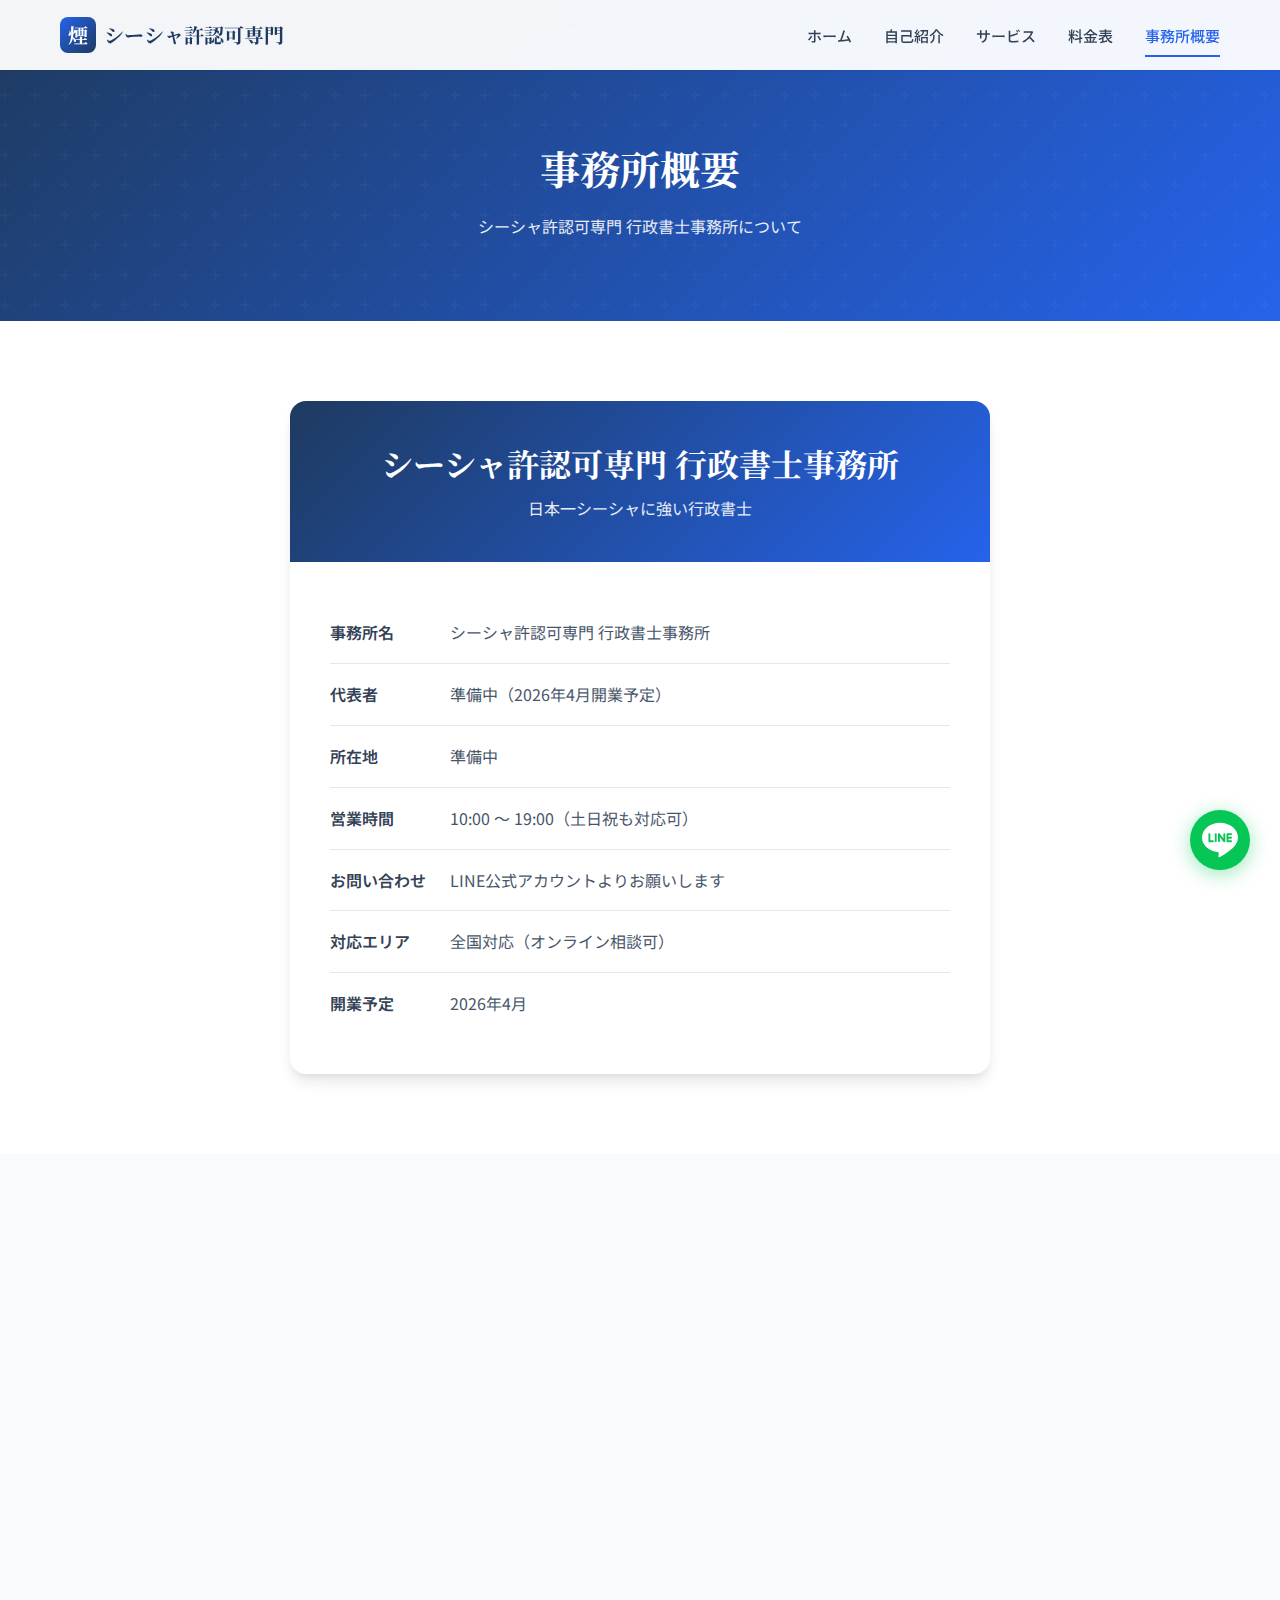
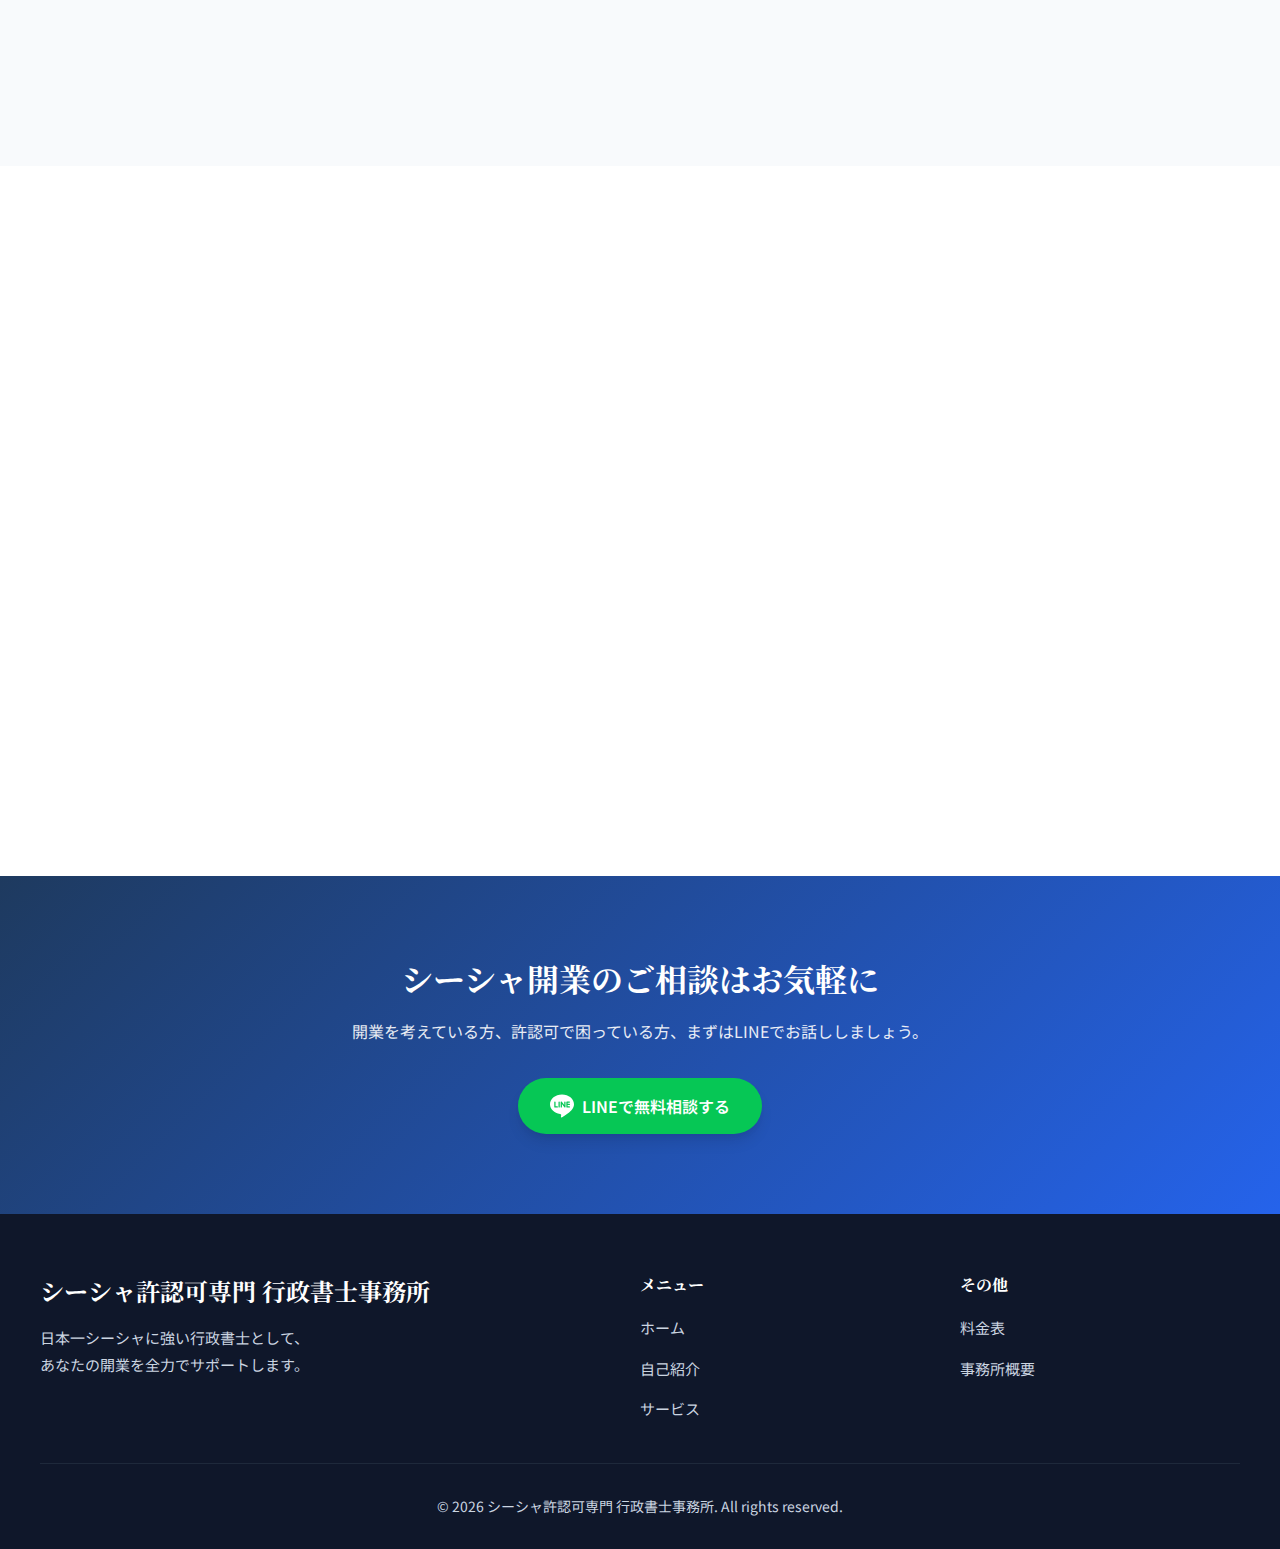
<file: office.html>
<!DOCTYPE html>
<html lang="ja">

<head>
    <meta charset="UTF-8">
    <meta name="viewport" content="width=device-width, initial-scale=1.0">
    <meta name="description" content="シーシャ許認可専門行政書士事務所の事務所概要。所在地、代表者情報、連絡先など。">
    <meta name="keywords" content="シーシャ,行政書士,事務所概要,連絡先">
    <title>事務所概要 | シーシャ許認可専門 行政書士事務所</title>
    <link rel="preconnect" href="https://fonts.googleapis.com">
    <link rel="preconnect" href="https://fonts.gstatic.com" crossorigin>
    <link
        href="https://fonts.googleapis.com/css2?family=Noto+Sans+JP:wght@400;500;700&family=Noto+Serif+JP:wght@700&display=swap"
        rel="stylesheet">
    <link rel="stylesheet" href="css/style.css">
</head>

<body>
    <!-- Header -->
    <header class="header">
        <div class="header-inner">
            <a href="index.html" class="logo">
                <div class="logo-icon">煙</div>
                シーシャ許認可専門
            </a>
            <nav class="nav-menu">
                <a href="index.html" class="nav-link">ホーム</a>
                <a href="about.html" class="nav-link">自己紹介</a>
                <a href="service.html" class="nav-link">サービス</a>
                <a href="price.html" class="nav-link">料金表</a>
                <a href="office.html" class="nav-link active">事務所概要</a>
            </nav>
            <button class="menu-toggle" aria-label="メニュー">
                <span></span>
                <span></span>
                <span></span>
            </button>
        </div>
    </header>

    <!-- Page Header -->
    <section class="page-header">
        <h1>事務所概要</h1>
        <p>シーシャ許認可専門 行政書士事務所について</p>
    </section>

    <!-- Office Info Section -->
    <section class="section">
        <div class="container">
            <div class="office-info fade-in">
                <div class="office-header">
                    <h2>シーシャ許認可専門 行政書士事務所</h2>
                    <p>日本一シーシャに強い行政書士</p>
                </div>
                <div class="office-details">
                    <div class="office-item">
                        <span class="office-label">事務所名</span>
                        <span class="office-value">シーシャ許認可専門 行政書士事務所</span>
                    </div>
                    <div class="office-item">
                        <span class="office-label">代表者</span>
                        <span class="office-value">準備中（2026年4月開業予定）</span>
                    </div>
                    <div class="office-item">
                        <span class="office-label">所在地</span>
                        <span class="office-value">準備中</span>
                    </div>
                    <div class="office-item">
                        <span class="office-label">営業時間</span>
                        <span class="office-value">10:00 〜 19:00（土日祝も対応可）</span>
                    </div>
                    <div class="office-item">
                        <span class="office-label">お問い合わせ</span>
                        <span class="office-value">LINE公式アカウントよりお願いします</span>
                    </div>
                    <div class="office-item">
                        <span class="office-label">対応エリア</span>
                        <span class="office-value">全国対応（オンライン相談可）</span>
                    </div>
                    <div class="office-item">
                        <span class="office-label">開業予定</span>
                        <span class="office-value">2026年4月</span>
                    </div>
                </div>
            </div>
        </div>
    </section>

    <!-- Features Section -->
    <section class="section features">
        <div class="container">
            <h2 class="section-title fade-in">
                <span>Our Policy</span>
                事務所の方針
            </h2>
            <div class="features-grid">
                <div class="feature-card fade-in">
                    <div class="feature-icon">🎯</div>
                    <h3>シーシャ特化</h3>
                    <p>シーシャ関連の許認可に完全特化することで、より専門的で的確なサポートを提供します。</p>
                </div>
                <div class="feature-card fade-in">
                    <div class="feature-icon">💬</div>
                    <h3>丁寧なコミュニケーション</h3>
                    <p>専門用語を避け、わかりやすい言葉でご説明。初めての開業でも安心してお任せいただけます。</p>
                </div>
                <div class="feature-card fade-in">
                    <div class="feature-icon">⚡</div>
                    <h3>スピード対応</h3>
                    <p>LINEでのお問い合わせには24時間以内に返信。お急ぎの案件にも柔軟に対応します。</p>
                </div>
            </div>
        </div>
    </section>

    <!-- Message Section -->
    <section class="section">
        <div class="container">
            <div class="about-content fade-in">
                <div class="about-image">
                    <div class="about-image-placeholder floating">🌿</div>
                </div>
                <div class="about-text">
                    <h2>開業に向けて</h2>
                    <p>
                        現在、2026年4月の開業に向けて準備を進めています。
                        行政書士試験の勉強と並行して、全国のシーシャ屋を巡り、
                        オーナーの皆様から貴重なお話を聞かせていただいています。
                    </p>
                    <div class="about-highlight">
                        <p>「シーシャカルチャーを日本でもっと広げたい」</p>
                    </div>
                    <p>
                        その想いを胸に、シーシャ開業を夢見るすべての方の力になりたいと考えています。
                        開業前でもお気軽にご相談ください。一緒に準備を進めていきましょう。
                    </p>
                    <a href="#" class="btn btn-line mt-30">
                        <svg width="24" height="24" viewBox="0 0 24 24" fill="currentColor">
                            <path
                                d="M19.365 9.863c.349 0 .63.285.63.631 0 .345-.281.63-.63.63H17.61v1.125h1.755c.349 0 .63.283.63.63 0 .344-.281.629-.63.629h-2.386c-.345 0-.627-.285-.627-.629V8.108c0-.345.282-.63.627-.63h2.386c.349 0 .63.285.63.63 0 .349-.281.63-.63.63H17.61v1.125h1.755zm-3.855 3.016c0 .27-.174.51-.432.596-.064.021-.133.031-.199.031-.211 0-.391-.09-.51-.25l-2.443-3.317v2.94c0 .344-.279.629-.631.629-.346 0-.626-.285-.626-.629V8.108c0-.27.173-.51.43-.595.06-.023.136-.033.194-.033.195 0 .375.104.495.254l2.462 3.33V8.108c0-.345.282-.63.63-.63.345 0 .63.285.63.63v4.771zm-5.741 0c0 .344-.282.629-.631.629-.345 0-.627-.285-.627-.629V8.108c0-.345.282-.63.627-.63.349 0 .631.285.631.63v4.771zm-2.466.629H4.917c-.345 0-.63-.285-.63-.629V8.108c0-.345.285-.63.63-.63.348 0 .63.285.63.63v4.141h1.756c.348 0 .629.283.629.63 0 .344-.281.629-.629.629M24 10.314C24 4.943 18.615.572 12 .572S0 4.943 0 10.314c0 4.811 4.27 8.842 10.035 9.608.391.082.923.258 1.058.59.12.301.079.766.038 1.08l-.164 1.02c-.045.301-.24 1.186 1.049.645 1.291-.539 6.916-4.078 9.436-6.975C23.176 14.393 24 12.458 24 10.314" />
                        </svg>
                        LINEで相談する
                    </a>
                </div>
            </div>
        </div>
    </section>

    <!-- CTA Section -->
    <section class="cta-section">
        <div class="container">
            <h2>シーシャ開業のご相談はお気軽に</h2>
            <p>開業を考えている方、許認可で困っている方、まずはLINEでお話ししましょう。</p>
            <a href="#" class="btn btn-primary btn-line">
                <svg width="24" height="24" viewBox="0 0 24 24" fill="currentColor">
                    <path
                        d="M19.365 9.863c.349 0 .63.285.63.631 0 .345-.281.63-.63.63H17.61v1.125h1.755c.349 0 .63.283.63.63 0 .344-.281.629-.63.629h-2.386c-.345 0-.627-.285-.627-.629V8.108c0-.345.282-.63.627-.63h2.386c.349 0 .63.285.63.63 0 .349-.281.63-.63.63H17.61v1.125h1.755zm-3.855 3.016c0 .27-.174.51-.432.596-.064.021-.133.031-.199.031-.211 0-.391-.09-.51-.25l-2.443-3.317v2.94c0 .344-.279.629-.631.629-.346 0-.626-.285-.626-.629V8.108c0-.27.173-.51.43-.595.06-.023.136-.033.194-.033.195 0 .375.104.495.254l2.462 3.33V8.108c0-.345.282-.63.63-.63.345 0 .63.285.63.63v4.771zm-5.741 0c0 .344-.282.629-.631.629-.345 0-.627-.285-.627-.629V8.108c0-.345.282-.63.627-.63.349 0 .631.285.631.63v4.771zm-2.466.629H4.917c-.345 0-.63-.285-.63-.629V8.108c0-.345.285-.63.63-.63.348 0 .63.285.63.63v4.141h1.756c.348 0 .629.283.629.63 0 .344-.281.629-.629.629M24 10.314C24 4.943 18.615.572 12 .572S0 4.943 0 10.314c0 4.811 4.27 8.842 10.035 9.608.391.082.923.258 1.058.59.12.301.079.766.038 1.08l-.164 1.02c-.045.301-.24 1.186 1.049.645 1.291-.539 6.916-4.078 9.436-6.975C23.176 14.393 24 12.458 24 10.314" />
                </svg>
                LINEで無料相談する
            </a>
        </div>
    </section>

    <!-- Footer -->
    <footer class="footer">
        <div class="footer-content">
            <div class="footer-brand">
                <h3>シーシャ許認可専門 行政書士事務所</h3>
                <p>日本一シーシャに強い行政書士として、<br>あなたの開業を全力でサポートします。</p>
            </div>
            <div class="footer-links">
                <h4>メニュー</h4>
                <ul>
                    <li><a href="index.html">ホーム</a></li>
                    <li><a href="about.html">自己紹介</a></li>
                    <li><a href="service.html">サービス</a></li>
                </ul>
            </div>
            <div class="footer-links">
                <h4>その他</h4>
                <ul>
                    <li><a href="price.html">料金表</a></li>
                    <li><a href="office.html">事務所概要</a></li>
                </ul>
            </div>
        </div>
        <div class="footer-bottom">
            <p>&copy; 2026 シーシャ許認可専門 行政書士事務所. All rights reserved.</p>
        </div>
    </footer>

    <!-- Floating LINE Button -->
    <a href="#" class="line-fab" aria-label="LINEでお問い合わせ">
        <svg viewBox="0 0 24 24">
            <path
                d="M19.365 9.863c.349 0 .63.285.63.631 0 .345-.281.63-.63.63H17.61v1.125h1.755c.349 0 .63.283.63.63 0 .344-.281.629-.63.629h-2.386c-.345 0-.627-.285-.627-.629V8.108c0-.345.282-.63.627-.63h2.386c.349 0 .63.285.63.63 0 .349-.281.63-.63.63H17.61v1.125h1.755zm-3.855 3.016c0 .27-.174.51-.432.596-.064.021-.133.031-.199.031-.211 0-.391-.09-.51-.25l-2.443-3.317v2.94c0 .344-.279.629-.631.629-.346 0-.626-.285-.626-.629V8.108c0-.27.173-.51.43-.595.06-.023.136-.033.194-.033.195 0 .375.104.495.254l2.462 3.33V8.108c0-.345.282-.63.63-.63.345 0 .63.285.63.63v4.771zm-5.741 0c0 .344-.282.629-.631.629-.345 0-.627-.285-.627-.629V8.108c0-.345.282-.63.627-.63.349 0 .631.285.631.63v4.771zm-2.466.629H4.917c-.345 0-.63-.285-.63-.629V8.108c0-.345.285-.63.63-.63.348 0 .63.285.63.63v4.141h1.756c.348 0 .629.283.629.63 0 .344-.281.629-.629.629M24 10.314C24 4.943 18.615.572 12 .572S0 4.943 0 10.314c0 4.811 4.27 8.842 10.035 9.608.391.082.923.258 1.058.59.12.301.079.766.038 1.08l-.164 1.02c-.045.301-.24 1.186 1.049.645 1.291-.539 6.916-4.078 9.436-6.975C23.176 14.393 24 12.458 24 10.314" />
        </svg>
        <span class="line-fab-tooltip">LINEで相談する</span>
    </a>

    <script src="js/main.js"></script>
</body>

</html>
</file>
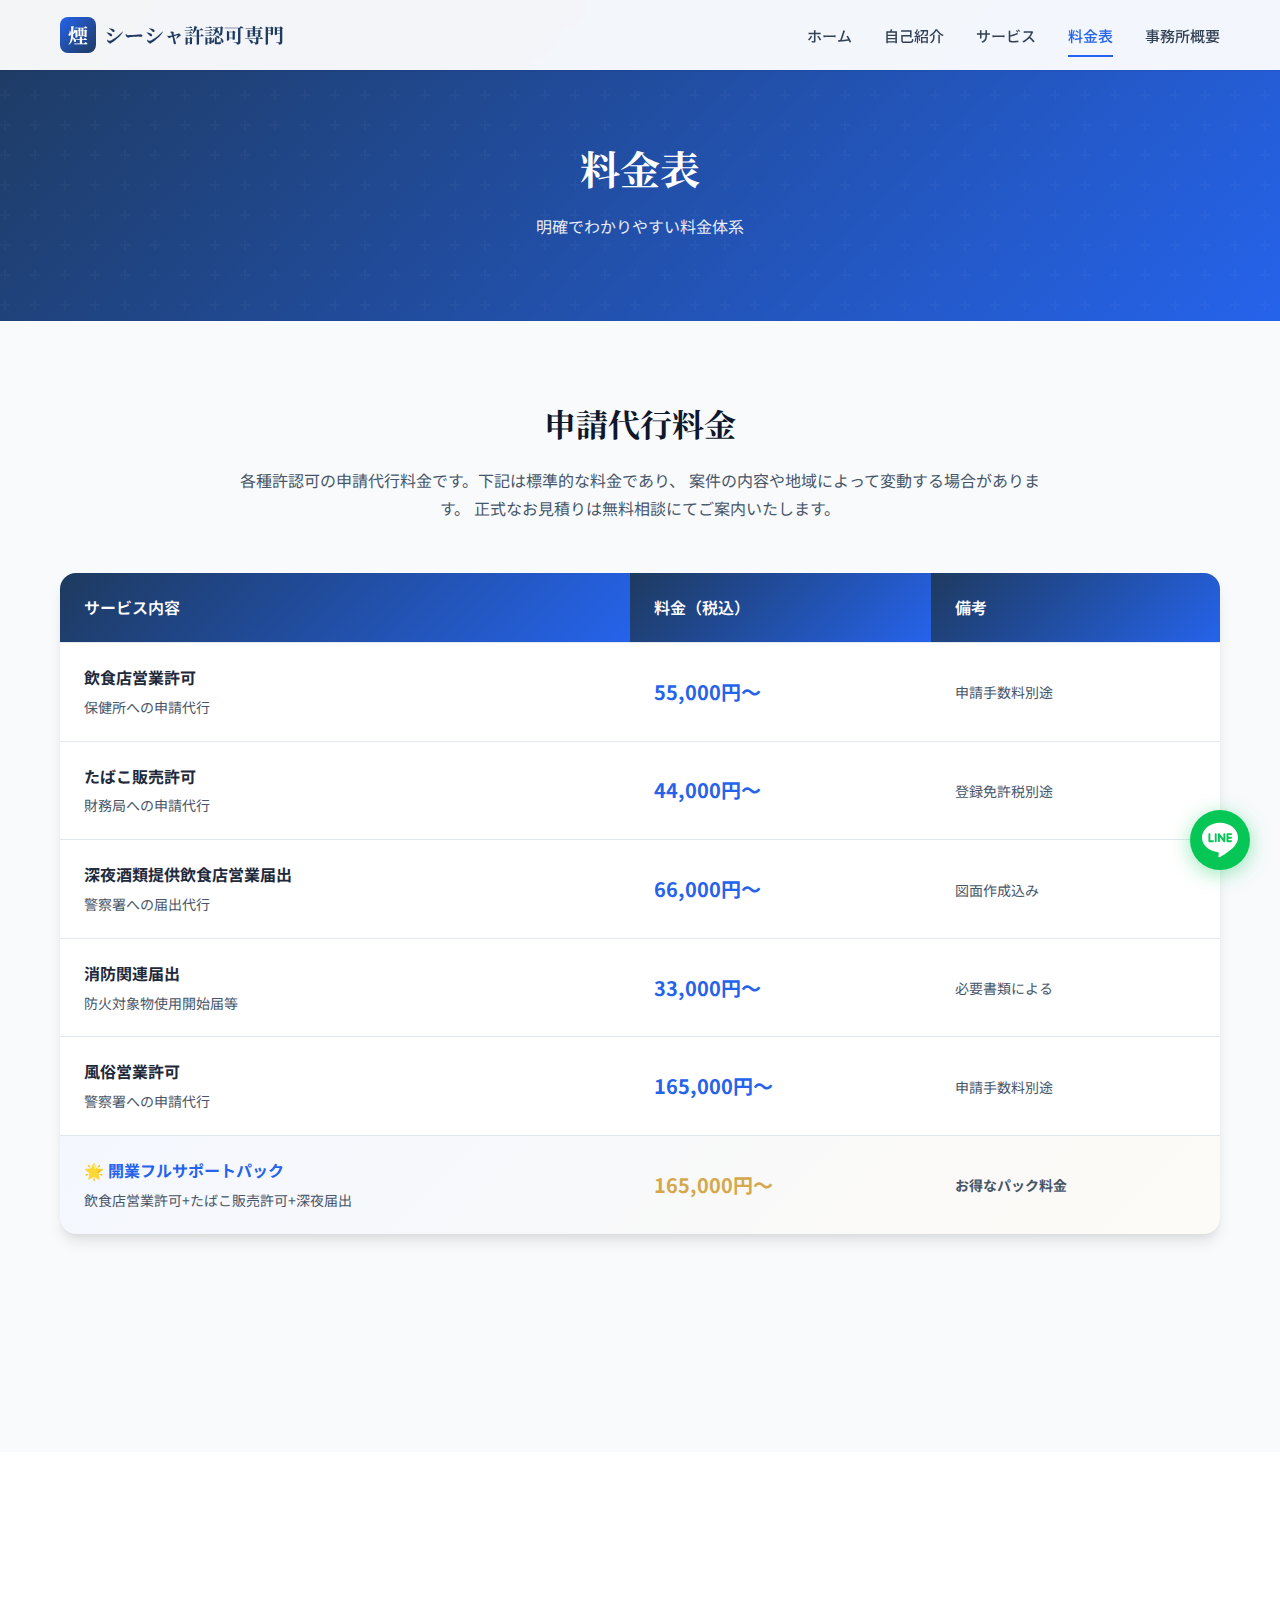
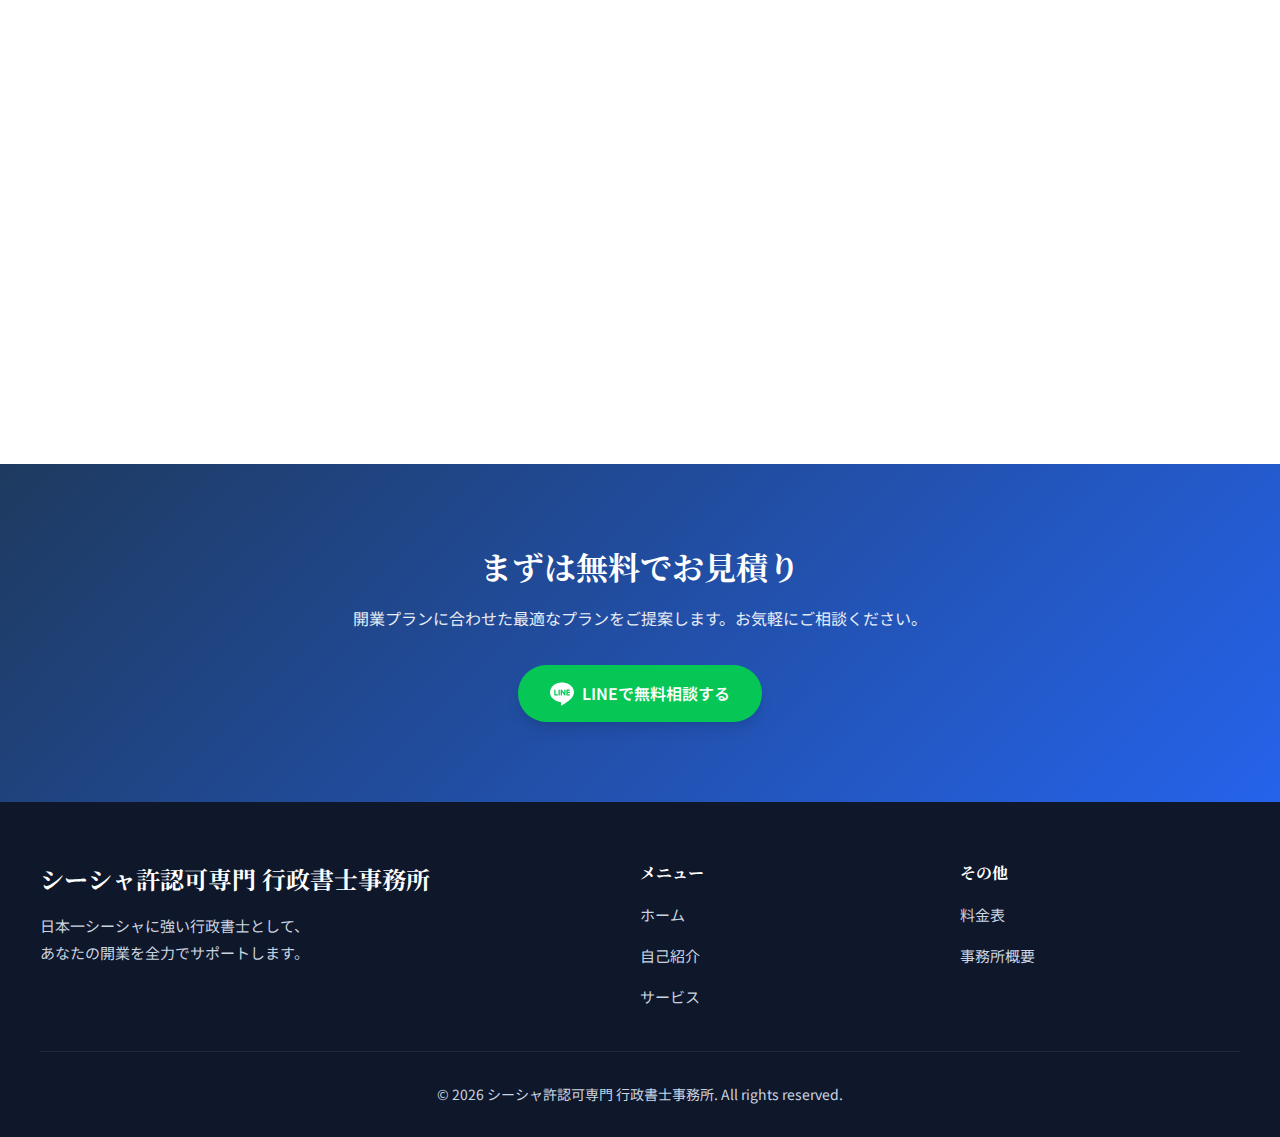
<file: price.html>
<!DOCTYPE html>
<html lang="ja">

<head>
    <meta charset="UTF-8">
    <meta name="viewport" content="width=device-width, initial-scale=1.0">
    <meta name="description" content="シーシャ許認可専門行政書士事務所の料金表。飲食店営業許可、たばこ販売許可、深夜酒類提供飲食店営業届出などの申請代行料金。">
    <meta name="keywords" content="シーシャ,許認可,料金,費用,行政書士,申請代行">
    <title>料金表 | シーシャ許認可専門 行政書士事務所</title>
    <link rel="preconnect" href="https://fonts.googleapis.com">
    <link rel="preconnect" href="https://fonts.gstatic.com" crossorigin>
    <link
        href="https://fonts.googleapis.com/css2?family=Noto+Sans+JP:wght@400;500;700&family=Noto+Serif+JP:wght@700&display=swap"
        rel="stylesheet">
    <link rel="stylesheet" href="css/style.css">
</head>

<body>
    <!-- Header -->
    <header class="header">
        <div class="header-inner">
            <a href="index.html" class="logo">
                <div class="logo-icon">煙</div>
                シーシャ許認可専門
            </a>
            <nav class="nav-menu">
                <a href="index.html" class="nav-link">ホーム</a>
                <a href="about.html" class="nav-link">自己紹介</a>
                <a href="service.html" class="nav-link">サービス</a>
                <a href="price.html" class="nav-link active">料金表</a>
                <a href="office.html" class="nav-link">事務所概要</a>
            </nav>
            <button class="menu-toggle" aria-label="メニュー">
                <span></span>
                <span></span>
                <span></span>
            </button>
        </div>
    </header>

    <!-- Page Header -->
    <section class="page-header">
        <h1>料金表</h1>
        <p>明確でわかりやすい料金体系</p>
    </section>

    <!-- Pricing Section -->
    <section class="section pricing">
        <div class="container">
            <div class="text-center fade-in" style="max-width: 800px; margin: 0 auto 50px;">
                <h2>申請代行料金</h2>
                <p style="margin-top: 20px; color: var(--gray-600);">
                    各種許認可の申請代行料金です。下記は標準的な料金であり、
                    案件の内容や地域によって変動する場合があります。
                    正式なお見積りは無料相談にてご案内いたします。
                </p>
            </div>

            <div class="pricing-table fade-in">
                <table>
                    <thead>
                        <tr>
                            <th>サービス内容</th>
                            <th>料金（税込）</th>
                            <th>備考</th>
                        </tr>
                    </thead>
                    <tbody>
                        <tr>
                            <td>
                                <strong>飲食店営業許可</strong><br>
                                <span class="price-note">保健所への申請代行</span>
                            </td>
                            <td><span class="price-value">55,000円〜</span></td>
                            <td><span class="price-note">申請手数料別途</span></td>
                        </tr>
                        <tr>
                            <td>
                                <strong>たばこ販売許可</strong><br>
                                <span class="price-note">財務局への申請代行</span>
                            </td>
                            <td><span class="price-value">44,000円〜</span></td>
                            <td><span class="price-note">登録免許税別途</span></td>
                        </tr>
                        <tr>
                            <td>
                                <strong>深夜酒類提供飲食店営業届出</strong><br>
                                <span class="price-note">警察署への届出代行</span>
                            </td>
                            <td><span class="price-value">66,000円〜</span></td>
                            <td><span class="price-note">図面作成込み</span></td>
                        </tr>
                        <tr>
                            <td>
                                <strong>消防関連届出</strong><br>
                                <span class="price-note">防火対象物使用開始届等</span>
                            </td>
                            <td><span class="price-value">33,000円〜</span></td>
                            <td><span class="price-note">必要書類による</span></td>
                        </tr>
                        <tr>
                            <td>
                                <strong>風俗営業許可</strong><br>
                                <span class="price-note">警察署への申請代行</span>
                            </td>
                            <td><span class="price-value">165,000円〜</span></td>
                            <td><span class="price-note">申請手数料別途</span></td>
                        </tr>
                        <tr
                            style="background: linear-gradient(135deg, rgba(37, 99, 235, 0.05), rgba(212, 168, 75, 0.05));">
                            <td>
                                <strong style="color: var(--primary);">🌟 開業フルサポートパック</strong><br>
                                <span class="price-note">飲食店営業許可+たばこ販売許可+深夜届出</span>
                            </td>
                            <td><span class="price-value" style="color: var(--accent-gold);">165,000円〜</span></td>
                            <td><span class="price-note"><strong>お得なパック料金</strong></span></td>
                        </tr>
                    </tbody>
                </table>
            </div>

            <p class="pricing-note fade-in">
                ※ 上記料金はすべて税込価格です。<br>
                ※ 申請手数料、登録免許税等の実費は別途必要です。<br>
                ※ 地域や案件の内容によって料金が変動する場合があります。<br>
                ※ 正式なお見積りは無料相談にてご案内いたします。
            </p>
        </div>
    </section>

    <!-- Payment Info -->
    <section class="section">
        <div class="container">
            <h2 class="section-title fade-in">
                <span>Payment</span>
                お支払いについて
            </h2>
            <div class="features-grid">
                <div class="feature-card fade-in">
                    <div class="feature-icon">💳</div>
                    <h3>お支払い方法</h3>
                    <p>銀行振込でのお支払いとなります。ご契約時に着手金、申請完了後に残金をお支払いいただきます。</p>
                </div>
                <div class="feature-card fade-in">
                    <div class="feature-icon">📄</div>
                    <h3>お見積り無料</h3>
                    <p>ご相談・お見積りは無料です。まずはお気軽にLINEでご連絡ください。</p>
                </div>
                <div class="feature-card fade-in">
                    <div class="feature-icon">🤝</div>
                    <h3>追加料金なし</h3>
                    <p>お見積り時に提示した金額以外の追加料金は発生しません。安心してご依頼ください。</p>
                </div>
            </div>
        </div>
    </section>

    <!-- CTA Section -->
    <section class="cta-section">
        <div class="container">
            <h2>まずは無料でお見積り</h2>
            <p>開業プランに合わせた最適なプランをご提案します。お気軽にご相談ください。</p>
            <a href="#" class="btn btn-primary btn-line">
                <svg width="24" height="24" viewBox="0 0 24 24" fill="currentColor">
                    <path
                        d="M19.365 9.863c.349 0 .63.285.63.631 0 .345-.281.63-.63.63H17.61v1.125h1.755c.349 0 .63.283.63.63 0 .344-.281.629-.63.629h-2.386c-.345 0-.627-.285-.627-.629V8.108c0-.345.282-.63.627-.63h2.386c.349 0 .63.285.63.63 0 .349-.281.63-.63.63H17.61v1.125h1.755zm-3.855 3.016c0 .27-.174.51-.432.596-.064.021-.133.031-.199.031-.211 0-.391-.09-.51-.25l-2.443-3.317v2.94c0 .344-.279.629-.631.629-.346 0-.626-.285-.626-.629V8.108c0-.27.173-.51.43-.595.06-.023.136-.033.194-.033.195 0 .375.104.495.254l2.462 3.33V8.108c0-.345.282-.63.63-.63.345 0 .63.285.63.63v4.771zm-5.741 0c0 .344-.282.629-.631.629-.345 0-.627-.285-.627-.629V8.108c0-.345.282-.63.627-.63.349 0 .631.285.631.63v4.771zm-2.466.629H4.917c-.345 0-.63-.285-.63-.629V8.108c0-.345.285-.63.63-.63.348 0 .63.285.63.63v4.141h1.756c.348 0 .629.283.629.63 0 .344-.281.629-.629.629M24 10.314C24 4.943 18.615.572 12 .572S0 4.943 0 10.314c0 4.811 4.27 8.842 10.035 9.608.391.082.923.258 1.058.59.12.301.079.766.038 1.08l-.164 1.02c-.045.301-.24 1.186 1.049.645 1.291-.539 6.916-4.078 9.436-6.975C23.176 14.393 24 12.458 24 10.314" />
                </svg>
                LINEで無料相談する
            </a>
        </div>
    </section>

    <!-- Footer -->
    <footer class="footer">
        <div class="footer-content">
            <div class="footer-brand">
                <h3>シーシャ許認可専門 行政書士事務所</h3>
                <p>日本一シーシャに強い行政書士として、<br>あなたの開業を全力でサポートします。</p>
            </div>
            <div class="footer-links">
                <h4>メニュー</h4>
                <ul>
                    <li><a href="index.html">ホーム</a></li>
                    <li><a href="about.html">自己紹介</a></li>
                    <li><a href="service.html">サービス</a></li>
                </ul>
            </div>
            <div class="footer-links">
                <h4>その他</h4>
                <ul>
                    <li><a href="price.html">料金表</a></li>
                    <li><a href="office.html">事務所概要</a></li>
                </ul>
            </div>
        </div>
        <div class="footer-bottom">
            <p>&copy; 2026 シーシャ許認可専門 行政書士事務所. All rights reserved.</p>
        </div>
    </footer>

    <!-- Floating LINE Button -->
    <a href="#" class="line-fab" aria-label="LINEでお問い合わせ">
        <svg viewBox="0 0 24 24">
            <path
                d="M19.365 9.863c.349 0 .63.285.63.631 0 .345-.281.63-.63.63H17.61v1.125h1.755c.349 0 .63.283.63.63 0 .344-.281.629-.63.629h-2.386c-.345 0-.627-.285-.627-.629V8.108c0-.345.282-.63.627-.63h2.386c.349 0 .63.285.63.63 0 .349-.281.63-.63.63H17.61v1.125h1.755zm-3.855 3.016c0 .27-.174.51-.432.596-.064.021-.133.031-.199.031-.211 0-.391-.09-.51-.25l-2.443-3.317v2.94c0 .344-.279.629-.631.629-.346 0-.626-.285-.626-.629V8.108c0-.27.173-.51.43-.595.06-.023.136-.033.194-.033.195 0 .375.104.495.254l2.462 3.33V8.108c0-.345.282-.63.63-.63.345 0 .63.285.63.63v4.771zm-5.741 0c0 .344-.282.629-.631.629-.345 0-.627-.285-.627-.629V8.108c0-.345.282-.63.627-.63.349 0 .631.285.631.63v4.771zm-2.466.629H4.917c-.345 0-.63-.285-.63-.629V8.108c0-.345.285-.63.63-.63.348 0 .63.285.63.63v4.141h1.756c.348 0 .629.283.629.63 0 .344-.281.629-.629.629M24 10.314C24 4.943 18.615.572 12 .572S0 4.943 0 10.314c0 4.811 4.27 8.842 10.035 9.608.391.082.923.258 1.058.59.12.301.079.766.038 1.08l-.164 1.02c-.045.301-.24 1.186 1.049.645 1.291-.539 6.916-4.078 9.436-6.975C23.176 14.393 24 12.458 24 10.314" />
        </svg>
        <span class="line-fab-tooltip">LINEで相談する</span>
    </a>

    <script src="js/main.js"></script>
</body>

</html>
</file>
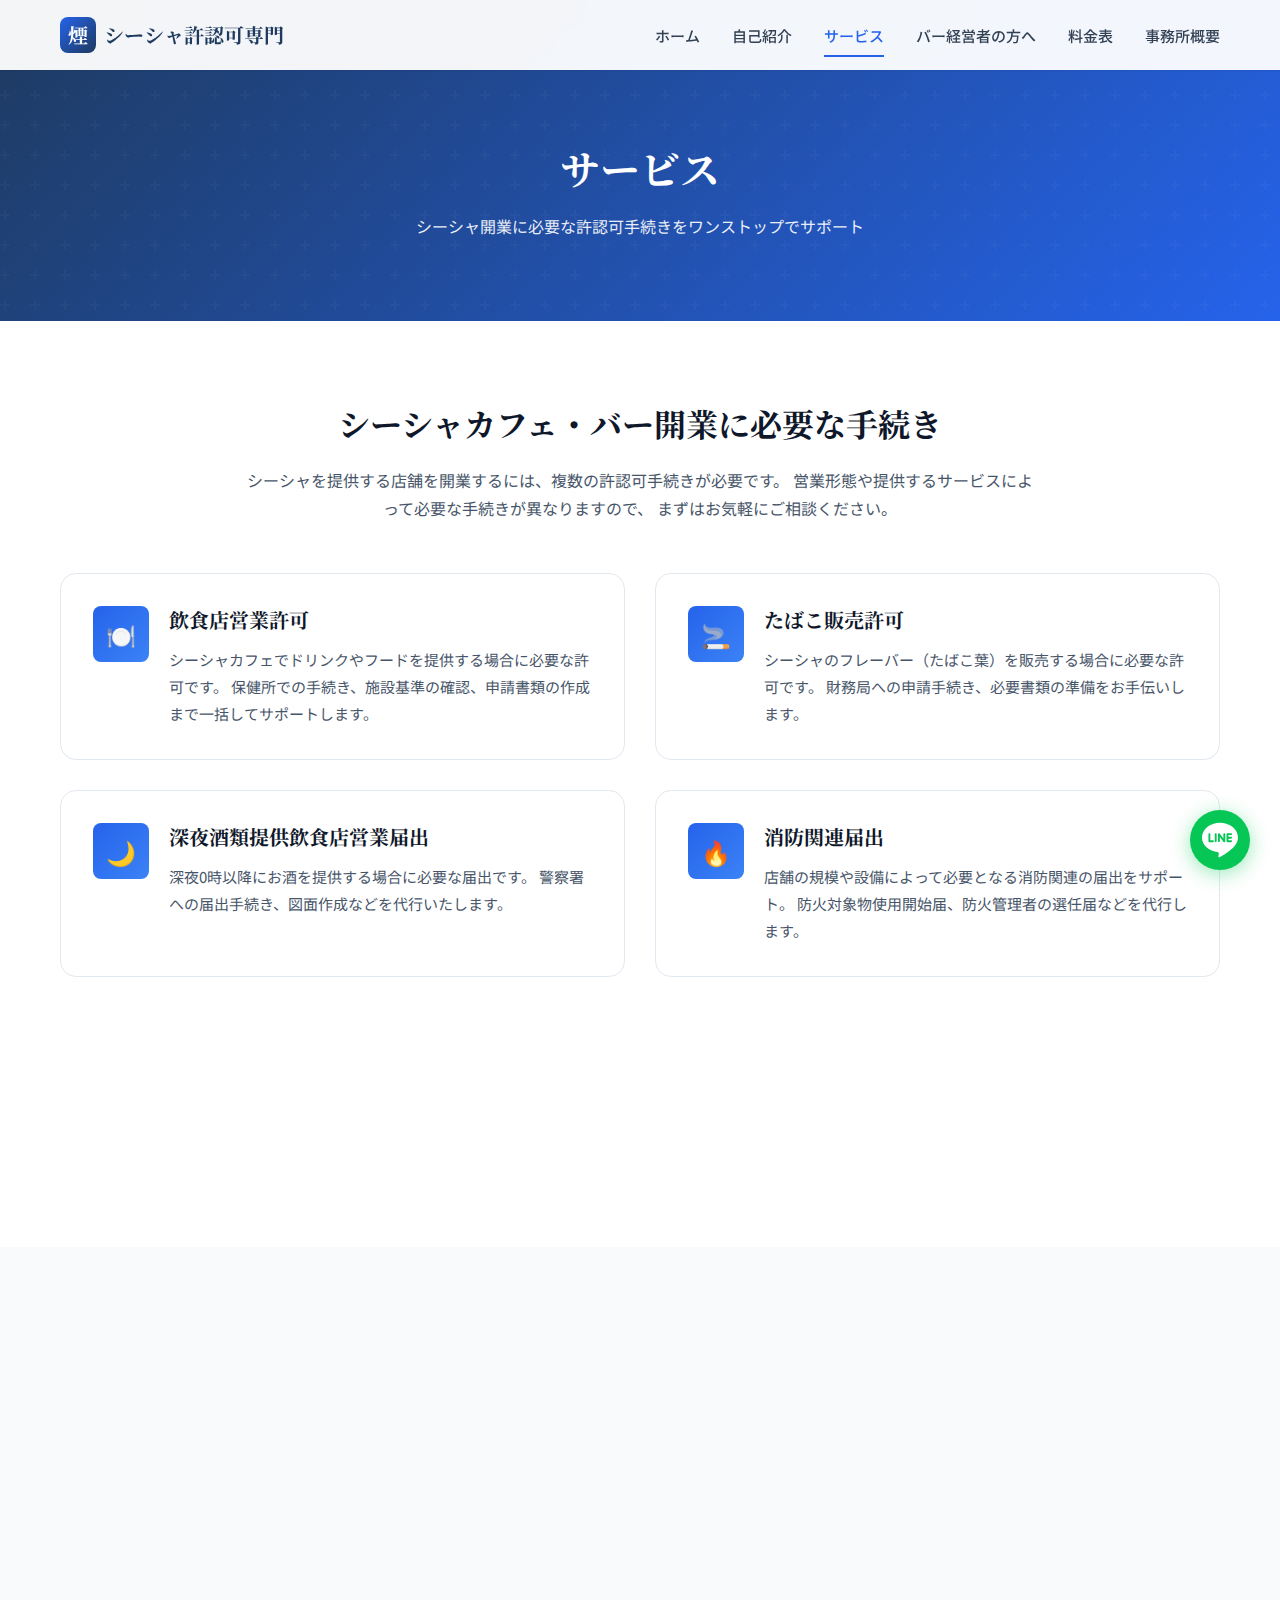
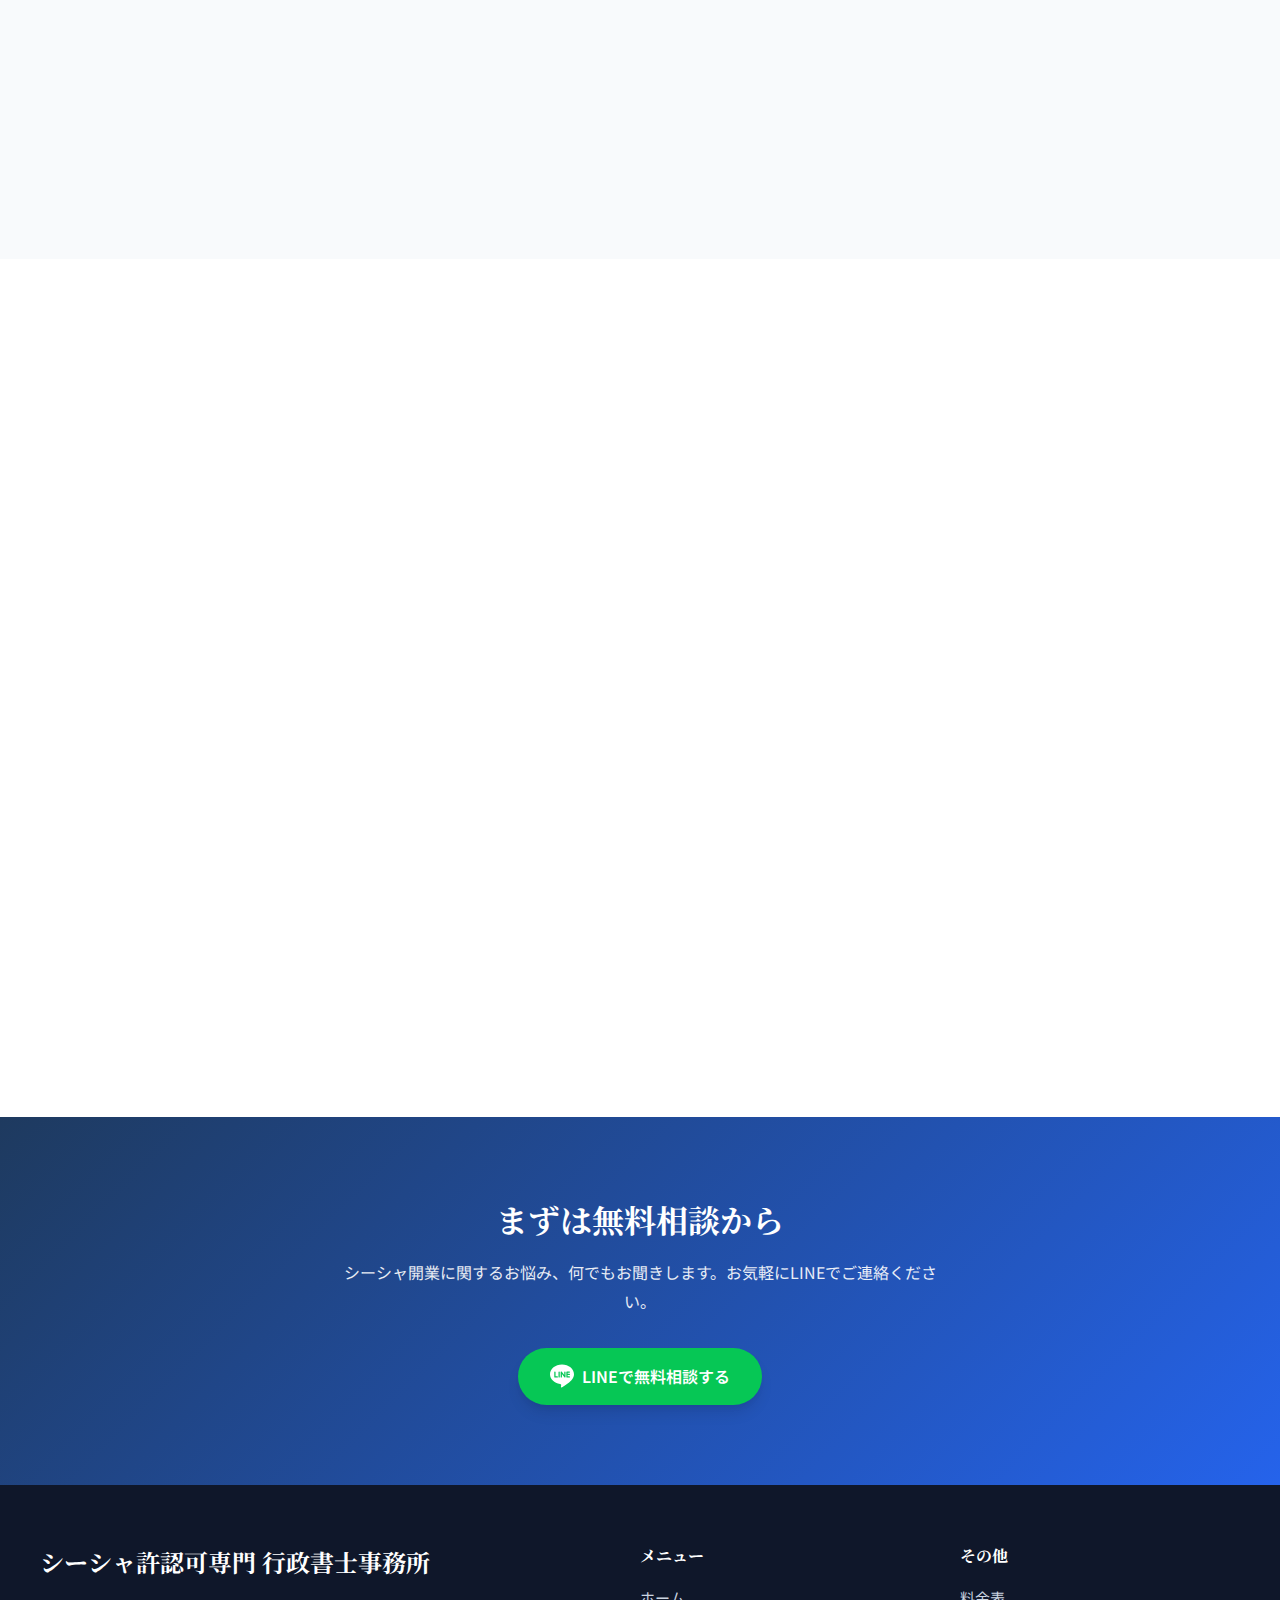
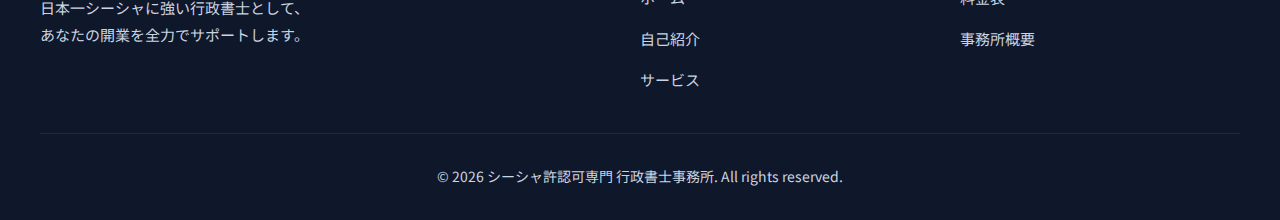
<file: service.html>
<!DOCTYPE html>
<html lang="ja">

<head>
    <meta charset="UTF-8">
    <meta name="viewport" content="width=device-width, initial-scale=1.0">
    <meta name="description" content="シーシャカフェ・バー開業に必要な許認可サービス一覧。飲食店営業許可、たばこ販売許可、深夜酒類提供飲食店営業届出などをワンストップでサポート。">
    <meta name="keywords" content="シーシャ,許認可,飲食店営業許可,たばこ販売許可,深夜酒類提供飲食店営業届出,行政書士">
    <title>サービス | シーシャ許認可専門 行政書士事務所</title>
    <link rel="preconnect" href="https://fonts.googleapis.com">
    <link rel="preconnect" href="https://fonts.gstatic.com" crossorigin>
    <link
        href="https://fonts.googleapis.com/css2?family=Noto+Sans+JP:wght@400;500;700&family=Noto+Serif+JP:wght@700&display=swap"
        rel="stylesheet">
    <link rel="stylesheet" href="css/style.css">
</head>

<body>
    <!-- Header -->
    <header class="header">
        <div class="header-inner">
            <a href="index.html" class="logo">
                <div class="logo-icon">煙</div>
                シーシャ許認可専門
            </a>
            <nav class="nav-menu">
                <a href="index.html" class="nav-link">ホーム</a>
                <a href="about.html" class="nav-link">自己紹介</a>
                <a href="service.html" class="nav-link active">サービス</a>
                <a href="bar.html" class="nav-link">バー経営者の方へ</a>
                <a href="price.html" class="nav-link">料金表</a>
                <a href="office.html" class="nav-link">事務所概要</a>
            </nav>
            <button class="menu-toggle" aria-label="メニュー">
                <span></span>
                <span></span>
                <span></span>
            </button>
        </div>
    </header>

    <!-- Page Header -->
    <section class="page-header">
        <h1>サービス</h1>
        <p>シーシャ開業に必要な許認可手続きをワンストップでサポート</p>
    </section>

    <!-- Services Introduction -->
    <section class="section">
        <div class="container">
            <div class="text-center fade-in" style="max-width: 800px; margin: 0 auto 50px;">
                <h2>シーシャカフェ・バー開業に必要な手続き</h2>
                <p style="margin-top: 20px; color: var(--gray-600);">
                    シーシャを提供する店舗を開業するには、複数の許認可手続きが必要です。
                    営業形態や提供するサービスによって必要な手続きが異なりますので、
                    まずはお気軽にご相談ください。
                </p>
            </div>

            <!-- Services Grid -->
            <div class="services-grid">
                <div class="service-card fade-in">
                    <div class="service-icon">🍽️</div>
                    <div class="service-content">
                        <h3>飲食店営業許可</h3>
                        <p>
                            シーシャカフェでドリンクやフードを提供する場合に必要な許可です。
                            保健所での手続き、施設基準の確認、申請書類の作成まで一括してサポートします。
                        </p>
                    </div>
                </div>

                <div class="service-card fade-in">
                    <div class="service-icon">🚬</div>
                    <div class="service-content">
                        <h3>たばこ販売許可</h3>
                        <p>
                            シーシャのフレーバー（たばこ葉）を販売する場合に必要な許可です。
                            財務局への申請手続き、必要書類の準備をお手伝いします。
                        </p>
                    </div>
                </div>

                <div class="service-card fade-in">
                    <div class="service-icon">🌙</div>
                    <div class="service-content">
                        <h3>深夜酒類提供飲食店営業届出</h3>
                        <p>
                            深夜0時以降にお酒を提供する場合に必要な届出です。
                            警察署への届出手続き、図面作成などを代行いたします。
                        </p>
                    </div>
                </div>

                <div class="service-card fade-in">
                    <div class="service-icon">🔥</div>
                    <div class="service-content">
                        <h3>消防関連届出</h3>
                        <p>
                            店舗の規模や設備によって必要となる消防関連の届出をサポート。
                            防火対象物使用開始届、防火管理者の選任届などを代行します。
                        </p>
                    </div>
                </div>

                <div class="service-card fade-in">
                    <div class="service-icon">📋</div>
                    <div class="service-content">
                        <h3>風俗営業許可</h3>
                        <p>
                            接待を伴う営業形態の場合に必要な許可です。
                            要件の確認から申請まで、複雑な手続きをお任せください。
                        </p>
                    </div>
                </div>

                <div class="service-card fade-in">
                    <div class="service-icon">📦</div>
                    <div class="service-content">
                        <h3>開業フルサポート</h3>
                        <p>
                            上記すべての許認可をパッケージでサポート。
                            初めての開業でも安心して任せられるワンストップサービスです。
                        </p>
                    </div>
                </div>
            </div>
        </div>
    </section>

    <!-- Process Section -->
    <section class="section features">
        <div class="container">
            <h2 class="section-title fade-in">
                <span>Process</span>
                ご依頼の流れ
            </h2>
            <div class="features-grid">
                <div class="feature-card fade-in">
                    <div class="feature-icon">1</div>
                    <h3>無料相談</h3>
                    <p>LINEまたはメールでお気軽にご相談ください。開業プランに応じて必要な許認可をご案内します。</p>
                </div>
                <div class="feature-card fade-in">
                    <div class="feature-icon">2</div>
                    <h3>お見積り・ご契約</h3>
                    <p>必要な手続きを確認し、お見積りをご提示。ご納得いただけましたらご契約となります。</p>
                </div>
                <div class="feature-card fade-in">
                    <div class="feature-icon">3</div>
                    <h3>書類作成・申請</h3>
                    <p>必要書類の作成、申請手続きを代行。進捗は随時ご報告いたします。</p>
                </div>
            </div>
        </div>
    </section>

    <!-- FAQ Section -->
    <section class="section">
        <div class="container">
            <h2 class="section-title fade-in">
                <span>FAQ</span>
                よくあるご質問
            </h2>
            <div style="max-width: 800px; margin: 0 auto;">
                <div class="service-card fade-in" style="margin-bottom: 20px; display: block;">
                    <h4 style="color: var(--primary); margin-bottom: 12px;">Q. シーシャを始めるのに必要な資格はありますか？</h4>
                    <p style="color: var(--gray-600);">
                        シーシャ自体の提供には特別な資格は必要ありませんが、飲食物を提供する場合は食品衛生責任者の資格が必要です。
                        また、防火管理者の選任が必要な場合もあります。詳しくはご相談ください。
                    </p>
                </div>
                <div class="service-card fade-in" style="margin-bottom: 20px; display: block;">
                    <h4 style="color: var(--primary); margin-bottom: 12px;">Q. 開業までどれくらいの期間がかかりますか？</h4>
                    <p style="color: var(--gray-600);">
                        許認可の種類や管轄の役所によって異なりますが、すべての手続きを完了するまで通常1〜3ヶ月程度を想定しています。
                        お急ぎの場合はスケジュールを調整いたしますのでご相談ください。
                    </p>
                </div>
                <div class="service-card fade-in" style="margin-bottom: 20px; display: block;">
                    <h4 style="color: var(--primary); margin-bottom: 12px;">Q. 遠方でも依頼できますか？</h4>
                    <p style="color: var(--gray-600);">
                        はい、全国対応しております。オンラインでの打ち合わせと、必要に応じて現地訪問での対応が可能です。
                    </p>
                </div>
            </div>
        </div>
    </section>

    <!-- CTA Section -->
    <section class="cta-section">
        <div class="container">
            <h2>まずは無料相談から</h2>
            <p>シーシャ開業に関するお悩み、何でもお聞きします。お気軽にLINEでご連絡ください。</p>
            <a href="#" class="btn btn-primary btn-line">
                <svg width="24" height="24" viewBox="0 0 24 24" fill="currentColor">
                    <path
                        d="M19.365 9.863c.349 0 .63.285.63.631 0 .345-.281.63-.63.63H17.61v1.125h1.755c.349 0 .63.283.63.63 0 .344-.281.629-.63.629h-2.386c-.345 0-.627-.285-.627-.629V8.108c0-.345.282-.63.627-.63h2.386c.349 0 .63.285.63.63 0 .349-.281.63-.63.63H17.61v1.125h1.755zm-3.855 3.016c0 .27-.174.51-.432.596-.064.021-.133.031-.199.031-.211 0-.391-.09-.51-.25l-2.443-3.317v2.94c0 .344-.279.629-.631.629-.346 0-.626-.285-.626-.629V8.108c0-.27.173-.51.43-.595.06-.023.136-.033.194-.033.195 0 .375.104.495.254l2.462 3.33V8.108c0-.345.282-.63.63-.63.345 0 .63.285.63.63v4.771zm-5.741 0c0 .344-.282.629-.631.629-.345 0-.627-.285-.627-.629V8.108c0-.345.282-.63.627-.63.349 0 .631.285.631.63v4.771zm-2.466.629H4.917c-.345 0-.63-.285-.63-.629V8.108c0-.345.285-.63.63-.63.348 0 .63.285.63.63v4.141h1.756c.348 0 .629.283.629.63 0 .344-.281.629-.629.629M24 10.314C24 4.943 18.615.572 12 .572S0 4.943 0 10.314c0 4.811 4.27 8.842 10.035 9.608.391.082.923.258 1.058.59.12.301.079.766.038 1.08l-.164 1.02c-.045.301-.24 1.186 1.049.645 1.291-.539 6.916-4.078 9.436-6.975C23.176 14.393 24 12.458 24 10.314" />
                </svg>
                LINEで無料相談する
            </a>
        </div>
    </section>

    <!-- Footer -->
    <footer class="footer">
        <div class="footer-content">
            <div class="footer-brand">
                <h3>シーシャ許認可専門 行政書士事務所</h3>
                <p>日本一シーシャに強い行政書士として、<br>あなたの開業を全力でサポートします。</p>
            </div>
            <div class="footer-links">
                <h4>メニュー</h4>
                <ul>
                    <li><a href="index.html">ホーム</a></li>
                    <li><a href="about.html">自己紹介</a></li>
                    <li><a href="service.html">サービス</a></li>
                </ul>
            </div>
            <div class="footer-links">
                <h4>その他</h4>
                <ul>
                    <li><a href="price.html">料金表</a></li>
                    <li><a href="office.html">事務所概要</a></li>
                </ul>
            </div>
        </div>
        <div class="footer-bottom">
            <p>&copy; 2026 シーシャ許認可専門 行政書士事務所. All rights reserved.</p>
        </div>
    </footer>

    <!-- Floating LINE Button -->
    <a href="#" class="line-fab" aria-label="LINEでお問い合わせ">
        <svg viewBox="0 0 24 24">
            <path
                d="M19.365 9.863c.349 0 .63.285.63.631 0 .345-.281.63-.63.63H17.61v1.125h1.755c.349 0 .63.283.63.63 0 .344-.281.629-.63.629h-2.386c-.345 0-.627-.285-.627-.629V8.108c0-.345.282-.63.627-.63h2.386c.349 0 .63.285.63.63 0 .349-.281.63-.63.63H17.61v1.125h1.755zm-3.855 3.016c0 .27-.174.51-.432.596-.064.021-.133.031-.199.031-.211 0-.391-.09-.51-.25l-2.443-3.317v2.94c0 .344-.279.629-.631.629-.346 0-.626-.285-.626-.629V8.108c0-.27.173-.51.43-.595.06-.023.136-.033.194-.033.195 0 .375.104.495.254l2.462 3.33V8.108c0-.345.282-.63.63-.63.345 0 .63.285.63.63v4.771zm-5.741 0c0 .344-.282.629-.631.629-.345 0-.627-.285-.627-.629V8.108c0-.345.282-.63.627-.63.349 0 .631.285.631.63v4.771zm-2.466.629H4.917c-.345 0-.63-.285-.63-.629V8.108c0-.345.285-.63.63-.63.348 0 .63.285.63.63v4.141h1.756c.348 0 .629.283.629.63 0 .344-.281.629-.629.629M24 10.314C24 4.943 18.615.572 12 .572S0 4.943 0 10.314c0 4.811 4.27 8.842 10.035 9.608.391.082.923.258 1.058.59.12.301.079.766.038 1.08l-.164 1.02c-.045.301-.24 1.186 1.049.645 1.291-.539 6.916-4.078 9.436-6.975C23.176 14.393 24 12.458 24 10.314" />
        </svg>
        <span class="line-fab-tooltip">LINEで相談する</span>
    </a>

    <script src="js/main.js"></script>
</body>

</html>
</file>
<file: css/style.css>
/* ========================================
   シーシャ行政書士事務所 - スタイルシート
   ======================================== */

/* CSS Variables */
:root {
  /* Colors */
  --primary-dark: #1e3a5f;
  --primary: #2563eb;
  --primary-light: #3b82f6;
  --accent-gold: #d4a84b;
  --accent-gold-light: #e8c67a;
  --white: #ffffff;
  --gray-50: #f8fafc;
  --gray-100: #f1f5f9;
  --gray-200: #e2e8f0;
  --gray-300: #cbd5e1;
  --gray-600: #475569;
  --gray-700: #334155;
  --gray-800: #1e293b;
  --gray-900: #0f172a;
  --line-green: #06c755;
  --line-green-hover: #05b04c;

  /* Typography */
  --font-main: 'Noto Sans JP', 'Hiragino Kaku Gothic ProN', 'Hiragino Sans', Meiryo, sans-serif;
  --font-heading: 'Noto Serif JP', 'Hiragino Mincho ProN', 'Yu Mincho', serif;

  /* Spacing */
  --section-padding: 80px 0;
  --container-padding: 0 20px;

  /* Transitions */
  --transition-fast: 0.2s ease;
  --transition-normal: 0.3s ease;
  --transition-slow: 0.5s ease;

  /* Shadows */
  --shadow-sm: 0 1px 2px rgba(0, 0, 0, 0.05);
  --shadow-md: 0 4px 6px -1px rgba(0, 0, 0, 0.1), 0 2px 4px -1px rgba(0, 0, 0, 0.06);
  --shadow-lg: 0 10px 15px -3px rgba(0, 0, 0, 0.1), 0 4px 6px -2px rgba(0, 0, 0, 0.05);
  --shadow-xl: 0 20px 25px -5px rgba(0, 0, 0, 0.1), 0 10px 10px -5px rgba(0, 0, 0, 0.04);

  /* Border Radius */
  --radius-sm: 4px;
  --radius-md: 8px;
  --radius-lg: 16px;
  --radius-full: 9999px;
}

/* ========================================
   Reset & Base Styles
   ======================================== */
*,
*::before,
*::after {
  box-sizing: border-box;
  margin: 0;
  padding: 0;
}

html {
  scroll-behavior: smooth;
  font-size: 16px;
}

body {
  font-family: var(--font-main);
  font-weight: 400;
  line-height: 1.8;
  color: var(--gray-800);
  background-color: var(--white);
  -webkit-font-smoothing: antialiased;
  -moz-osx-font-smoothing: grayscale;
}

img {
  max-width: 100%;
  height: auto;
  display: block;
}

a {
  color: var(--primary);
  text-decoration: none;
  transition: color var(--transition-fast);
}

a:hover {
  color: var(--primary-dark);
}

ul,
ol {
  list-style: none;
}

/* ========================================
   Typography
   ======================================== */
h1,
h2,
h3,
h4,
h5,
h6 {
  font-family: var(--font-heading);
  font-weight: 700;
  line-height: 1.4;
  color: var(--gray-900);
}

h1 {
  font-size: 2.5rem;
}

h2 {
  font-size: 2rem;
}

h3 {
  font-size: 1.5rem;
}

h4 {
  font-size: 1.25rem;
}

@media (max-width: 768px) {
  h1 {
    font-size: 1.875rem;
  }

  h2 {
    font-size: 1.5rem;
  }

  h3 {
    font-size: 1.25rem;
  }
}

/* ========================================
   Layout Components
   ======================================== */
.container {
  max-width: 1200px;
  margin: 0 auto;
  padding: var(--container-padding);
}

.section {
  padding: var(--section-padding);
}

.section-title {
  text-align: center;
  margin-bottom: 50px;
  position: relative;
}

.section-title::after {
  content: '';
  display: block;
  width: 60px;
  height: 3px;
  background: linear-gradient(90deg, var(--primary), var(--accent-gold));
  margin: 20px auto 0;
  border-radius: var(--radius-full);
}

.section-title span {
  display: block;
  font-size: 0.875rem;
  color: var(--accent-gold);
  font-weight: 500;
  letter-spacing: 2px;
  text-transform: uppercase;
  margin-bottom: 10px;
  font-family: var(--font-main);
}

/* ========================================
   Header & Navigation
   ======================================== */
.header {
  position: fixed;
  top: 0;
  left: 0;
  width: 100%;
  z-index: 1000;
  background: rgba(255, 255, 255, 0.95);
  backdrop-filter: blur(10px);
  box-shadow: var(--shadow-sm);
  transition: all var(--transition-normal);
}

.header.scrolled {
  box-shadow: var(--shadow-md);
}

.header-inner {
  display: flex;
  align-items: center;
  justify-content: space-between;
  height: 70px;
  max-width: 1200px;
  margin: 0 auto;
  padding: 0 20px;
}

.logo {
  font-family: var(--font-heading);
  font-size: 1.25rem;
  font-weight: 700;
  color: var(--primary-dark);
  display: flex;
  align-items: center;
  gap: 8px;
}

.logo-icon {
  width: 36px;
  height: 36px;
  background: linear-gradient(135deg, var(--primary), var(--primary-dark));
  border-radius: var(--radius-md);
  display: flex;
  align-items: center;
  justify-content: center;
  color: var(--white);
  font-size: 1.25rem;
}

.nav-menu {
  display: flex;
  gap: 32px;
}

.nav-link {
  font-size: 0.9375rem;
  font-weight: 500;
  color: var(--gray-700);
  position: relative;
  padding: 8px 0;
}

.nav-link::after {
  content: '';
  position: absolute;
  bottom: 0;
  left: 0;
  width: 0;
  height: 2px;
  background: var(--primary);
  transition: width var(--transition-normal);
}

.nav-link:hover,
.nav-link.active {
  color: var(--primary);
}

.nav-link:hover::after,
.nav-link.active::after {
  width: 100%;
}

/* Mobile Menu */
.menu-toggle {
  display: none;
  flex-direction: column;
  gap: 5px;
  background: none;
  border: none;
  cursor: pointer;
  padding: 5px;
}

.menu-toggle span {
  display: block;
  width: 24px;
  height: 2px;
  background: var(--gray-800);
  transition: all var(--transition-fast);
}

@media (max-width: 768px) {
  .menu-toggle {
    display: flex;
  }

  .nav-menu {
    position: fixed;
    top: 70px;
    left: 0;
    width: 100%;
    background: var(--white);
    flex-direction: column;
    align-items: center;
    padding: 30px 20px;
    gap: 20px;
    box-shadow: var(--shadow-lg);
    transform: translateY(-100%);
    opacity: 0;
    visibility: hidden;
    transition: all var(--transition-normal);
  }

  .nav-menu.active {
    transform: translateY(0);
    opacity: 1;
    visibility: visible;
  }

  .menu-toggle.active span:nth-child(1) {
    transform: rotate(45deg) translate(5px, 5px);
  }

  .menu-toggle.active span:nth-child(2) {
    opacity: 0;
  }

  .menu-toggle.active span:nth-child(3) {
    transform: rotate(-45deg) translate(5px, -5px);
  }
}

/* ========================================
   Hero Section
   ======================================== */
.hero {
  min-height: 100vh;
  display: flex;
  align-items: center;
  position: relative;
  /* Original background - uncomment to revert */
  /* background: linear-gradient(135deg, var(--primary-dark) 0%, var(--primary) 50%, var(--primary-light) 100%); */

  /* New background with image - comment out to revert */
  background: linear-gradient(135deg, rgba(30, 58, 95, 0.9) 0%, rgba(37, 99, 235, 0.85) 50%, rgba(59, 130, 246, 0.8) 100%), url('../images/hero-bg-2.jpg');
  background-size: cover;
  background-position: center;

  overflow: hidden;
}

.hero::before {
  content: '';
  position: absolute;
  top: 0;
  left: 0;
  width: 100%;
  height: 100%;
  background: url("data:image/svg+xml,%3Csvg width='60' height='60' viewBox='0 0 60 60' xmlns='http://www.w3.org/2000/svg'%3E%3Cg fill='none' fill-rule='evenodd'%3E%3Cg fill='%23ffffff' fill-opacity='0.05'%3E%3Cpath d='M36 34v-4h-2v4h-4v2h4v4h2v-4h4v-2h-4zm0-30V0h-2v4h-4v2h4v4h2V6h4V4h-4zM6 34v-4H4v4H0v2h4v4h2v-4h4v-2H6zM6 4V0H4v4H0v2h4v4h2V6h4V4H6z'/%3E%3C/g%3E%3C/g%3E%3C/svg%3E");
  opacity: 0.5;
}

.hero-content {
  position: relative;
  z-index: 1;
  text-align: center;
  color: var(--white);
  padding: 120px 20px 80px;
  max-width: 900px;
  margin: 0 auto;
}

.hero-badge {
  display: inline-block;
  background: rgba(255, 255, 255, 0.15);
  backdrop-filter: blur(10px);
  padding: 8px 20px;
  border-radius: var(--radius-full);
  font-size: 0.875rem;
  font-weight: 500;
  margin-bottom: 24px;
  border: 1px solid rgba(255, 255, 255, 0.2);
}

.hero-title {
  font-size: 3.5rem;
  font-weight: 900;
  color: var(--white);
  line-height: 1.2;
  margin-bottom: 24px;
  text-shadow: 0 2px 20px rgba(0, 0, 0, 0.2);
}

.hero-title .highlight {
  color: var(--accent-gold-light);
  position: relative;
}

.hero-subtitle {
  font-size: 1.25rem;
  opacity: 0.9;
  margin-bottom: 40px;
  line-height: 1.8;
}

.hero-cta {
  display: flex;
  gap: 16px;
  justify-content: center;
  flex-wrap: wrap;
}

@media (max-width: 768px) {
  .hero-title {
    font-size: 2rem;
  }

  .hero-subtitle {
    font-size: 1rem;
  }
}

/* ========================================
   Buttons
   ======================================== */
.btn {
  display: inline-flex;
  align-items: center;
  justify-content: center;
  gap: 8px;
  padding: 14px 32px;
  font-size: 1rem;
  font-weight: 600;
  border-radius: var(--radius-full);
  border: none;
  cursor: pointer;
  transition: all var(--transition-normal);
  text-decoration: none;
}

.btn-primary {
  background: var(--white);
  color: var(--primary-dark);
  box-shadow: var(--shadow-lg);
}

.btn-primary:hover {
  transform: translateY(-2px);
  box-shadow: var(--shadow-xl);
  color: var(--primary);
}

.btn-outline {
  background: transparent;
  color: var(--white);
  border: 2px solid rgba(255, 255, 255, 0.5);
}

.btn-outline:hover {
  background: rgba(255, 255, 255, 0.1);
  border-color: var(--white);
  color: var(--white);
}

.btn-line {
  background: var(--line-green);
  color: var(--white);
}

.btn-line:hover {
  background: var(--line-green-hover);
  color: var(--white);
  transform: translateY(-2px);
}

.btn-gold {
  background: linear-gradient(135deg, var(--accent-gold), var(--accent-gold-light));
  color: var(--gray-900);
}

.btn-gold:hover {
  transform: translateY(-2px);
  box-shadow: var(--shadow-lg);
}

/* ========================================
   Features Section
   ======================================== */
.features {
  background: var(--gray-50);
}

.features-grid {
  display: grid;
  grid-template-columns: repeat(3, 1fr);
  gap: 30px;
}

@media (max-width: 992px) {
  .features-grid {
    grid-template-columns: repeat(2, 1fr);
  }
}

@media (max-width: 600px) {
  .features-grid {
    grid-template-columns: 1fr;
  }
}

.feature-card {
  background: var(--white);
  padding: 40px 30px;
  border-radius: var(--radius-lg);
  box-shadow: var(--shadow-md);
  text-align: center;
  transition: all var(--transition-normal);
  position: relative;
  overflow: hidden;
}

.feature-card::before {
  content: '';
  position: absolute;
  top: 0;
  left: 0;
  width: 100%;
  height: 4px;
  background: linear-gradient(90deg, var(--primary), var(--accent-gold));
  transform: scaleX(0);
  transition: transform var(--transition-normal);
}

.feature-card:hover {
  transform: translateY(-8px);
  box-shadow: var(--shadow-xl);
}

.feature-card:hover::before {
  transform: scaleX(1);
}

.feature-icon {
  width: 70px;
  height: 70px;
  background: linear-gradient(135deg, var(--primary), var(--primary-light));
  border-radius: var(--radius-lg);
  display: flex;
  align-items: center;
  justify-content: center;
  margin: 0 auto 24px;
  font-size: 2rem;
  color: var(--white);
}

.feature-card h3 {
  margin-bottom: 16px;
  color: var(--gray-900);
}

.feature-card p {
  color: var(--gray-600);
  font-size: 0.9375rem;
}

/* ========================================
   About Section
   ======================================== */
.about-content {
  display: grid;
  grid-template-columns: 1fr 1.5fr;
  gap: 60px;
  align-items: center;
}

@media (max-width: 768px) {
  .about-content {
    grid-template-columns: 1fr;
    gap: 40px;
  }
}

.about-image {
  position: relative;
}

.about-image-placeholder {
  aspect-ratio: 4/5;
  background: linear-gradient(135deg, var(--primary-dark), var(--primary));
  border-radius: var(--radius-lg);
  display: flex;
  align-items: center;
  justify-content: center;
  font-size: 5rem;
  color: var(--white);
  position: relative;
  overflow: hidden;
}

.about-profile-img {
  width: 100%;
  max-width: 400px;
  height: auto;
  border-radius: var(--radius-lg);
  box-shadow: var(--shadow-xl);
  display: block;
  margin: 0 auto;
}

.about-image-placeholder::after {
  content: '';
  position: absolute;
  bottom: -20%;
  right: -20%;
  width: 60%;
  height: 60%;
  background: var(--accent-gold);
  opacity: 0.2;
  border-radius: 50%;
}

.about-text h2 {
  margin-bottom: 24px;
}

.about-text p {
  margin-bottom: 20px;
  color: var(--gray-600);
}

.about-highlight {
  background: linear-gradient(135deg, rgba(37, 99, 235, 0.05), rgba(212, 168, 75, 0.05));
  border-left: 4px solid var(--primary);
  padding: 20px 24px;
  border-radius: 0 var(--radius-md) var(--radius-md) 0;
  margin: 30px 0;
}

.about-highlight p {
  margin: 0;
  font-weight: 500;
  color: var(--gray-800);
}

/* ========================================
   Services Section
   ======================================== */
.services-grid {
  display: grid;
  grid-template-columns: repeat(2, 1fr);
  gap: 30px;
}

@media (max-width: 768px) {
  .services-grid {
    grid-template-columns: 1fr;
  }
}

.service-card {
  background: var(--white);
  border: 1px solid var(--gray-200);
  border-radius: var(--radius-lg);
  padding: 32px;
  display: flex;
  gap: 20px;
  transition: all var(--transition-normal);
}

.service-card:hover {
  border-color: var(--primary);
  box-shadow: var(--shadow-lg);
  transform: translateY(-4px);
}

.service-icon {
  flex-shrink: 0;
  width: 56px;
  height: 56px;
  background: linear-gradient(135deg, var(--primary), var(--primary-light));
  border-radius: var(--radius-md);
  display: flex;
  align-items: center;
  justify-content: center;
  font-size: 1.5rem;
  color: var(--white);
}

.service-content h3 {
  margin-bottom: 12px;
  font-size: 1.25rem;
}

.service-content p {
  color: var(--gray-600);
  font-size: 0.9375rem;
  margin: 0;
}

/* ========================================
   Pricing Section
   ======================================== */
.pricing {
  background: var(--gray-50);
}

.pricing-table {
  background: var(--white);
  border-radius: var(--radius-lg);
  overflow: hidden;
  box-shadow: var(--shadow-lg);
}

.pricing-table table {
  width: 100%;
  border-collapse: collapse;
}

.pricing-table th,
.pricing-table td {
  padding: 20px 24px;
  text-align: left;
  border-bottom: 1px solid var(--gray-200);
}

.pricing-table th {
  background: linear-gradient(135deg, var(--primary-dark), var(--primary));
  color: var(--white);
  font-weight: 600;
}

.pricing-table tr:last-child td {
  border-bottom: none;
}

.pricing-table tr:hover td {
  background: var(--gray-50);
}

.price-value {
  font-size: 1.25rem;
  font-weight: 700;
  color: var(--primary);
}

.price-note {
  font-size: 0.875rem;
  color: var(--gray-600);
}

.pricing-note {
  text-align: center;
  margin-top: 30px;
  color: var(--gray-600);
  font-size: 0.9375rem;
}

@media (max-width: 600px) {

  .pricing-table th,
  .pricing-table td {
    padding: 16px;
    font-size: 0.875rem;
  }

  .price-value {
    font-size: 1rem;
  }
}

/* ========================================
   Office Section
   ======================================== */
.office-info {
  max-width: 700px;
  margin: 0 auto;
  background: var(--white);
  border-radius: var(--radius-lg);
  box-shadow: var(--shadow-lg);
  overflow: hidden;
}

.office-header {
  background: linear-gradient(135deg, var(--primary-dark), var(--primary));
  color: var(--white);
  padding: 40px;
  text-align: center;
}

.office-header h2 {
  color: var(--white);
  margin-bottom: 8px;
}

.office-header p {
  opacity: 0.9;
}

.office-details {
  padding: 40px;
}

.office-item {
  display: flex;
  padding: 16px 0;
  border-bottom: 1px solid var(--gray-200);
}

.office-item:last-child {
  border-bottom: none;
}

.office-label {
  flex-shrink: 0;
  width: 120px;
  font-weight: 600;
  color: var(--gray-700);
}

.office-value {
  color: var(--gray-600);
}

/* ========================================
   CTA Section
   ======================================== */
.cta-section {
  background: linear-gradient(135deg, var(--primary-dark), var(--primary));
  padding: 80px 20px;
  text-align: center;
  color: var(--white);
}

.cta-section h2 {
  color: var(--white);
  margin-bottom: 16px;
}

.cta-section p {
  opacity: 0.9;
  margin-bottom: 32px;
  max-width: 600px;
  margin-left: auto;
  margin-right: auto;
}

/* ========================================
   Footer
   ======================================== */
.footer {
  background: var(--gray-900);
  color: var(--gray-300);
  padding: 60px 20px 30px;
}

.footer-content {
  max-width: 1200px;
  margin: 0 auto;
  display: grid;
  grid-template-columns: 2fr 1fr 1fr;
  gap: 40px;
}

@media (max-width: 768px) {
  .footer-content {
    grid-template-columns: 1fr;
    text-align: center;
  }
}

.footer-brand h3 {
  color: var(--white);
  margin-bottom: 16px;
}

.footer-brand p {
  font-size: 0.9375rem;
  line-height: 1.8;
}

.footer-links h4 {
  color: var(--white);
  margin-bottom: 16px;
  font-size: 1rem;
}

.footer-links ul {
  display: flex;
  flex-direction: column;
  gap: 12px;
}

.footer-links a {
  color: var(--gray-400);
  font-size: 0.9375rem;
  transition: color var(--transition-fast);
}

.footer-links a:hover {
  color: var(--white);
}

.footer-bottom {
  max-width: 1200px;
  margin: 40px auto 0;
  padding-top: 30px;
  border-top: 1px solid var(--gray-800);
  text-align: center;
  font-size: 0.875rem;
}

/* ========================================
   Floating LINE Button
   ======================================== */
.line-fab {
  position: fixed;
  bottom: 30px;
  right: 30px;
  z-index: 999;
  width: 60px;
  height: 60px;
  background: var(--line-green);
  border-radius: 50%;
  display: flex;
  align-items: center;
  justify-content: center;
  box-shadow: 0 4px 20px rgba(6, 199, 85, 0.4);
  transition: all var(--transition-normal);
  cursor: pointer;
  text-decoration: none;
}

.line-fab:hover {
  background: var(--line-green-hover);
  transform: scale(1.1);
  box-shadow: 0 6px 30px rgba(6, 199, 85, 0.5);
}

.line-fab svg {
  width: 36px;
  height: 36px;
  fill: var(--white);
}

.line-fab-tooltip {
  position: absolute;
  right: 70px;
  background: var(--gray-900);
  color: var(--white);
  padding: 8px 16px;
  border-radius: var(--radius-md);
  font-size: 0.875rem;
  white-space: nowrap;
  opacity: 0;
  visibility: hidden;
  transition: all var(--transition-fast);
}

.line-fab:hover .line-fab-tooltip {
  opacity: 1;
  visibility: visible;
}

@media (max-width: 768px) {
  .line-fab {
    bottom: 20px;
    right: 20px;
    width: 56px;
    height: 56px;
  }

  .line-fab svg {
    width: 32px;
    height: 32px;
  }

  .line-fab-tooltip {
    display: none;
  }
}

/* ========================================
   Page Header (for inner pages)
   ======================================== */
.page-header {
  background: linear-gradient(135deg, var(--primary-dark), var(--primary));
  padding: 140px 20px 80px;
  text-align: center;
  color: var(--white);
  position: relative;
  overflow: hidden;
}

.page-header::before {
  content: '';
  position: absolute;
  top: 0;
  left: 0;
  width: 100%;
  height: 100%;
  background: url("data:image/svg+xml,%3Csvg width='60' height='60' viewBox='0 0 60 60' xmlns='http://www.w3.org/2000/svg'%3E%3Cg fill='none' fill-rule='evenodd'%3E%3Cg fill='%23ffffff' fill-opacity='0.05'%3E%3Cpath d='M36 34v-4h-2v4h-4v2h4v4h2v-4h4v-2h-4zm0-30V0h-2v4h-4v2h4v4h2V6h4V4h-4zM6 34v-4H4v4H0v2h4v4h2v-4h4v-2H6zM6 4V0H4v4H0v2h4v4h2V6h4V4H6z'/%3E%3C/g%3E%3C/g%3E%3C/svg%3E");
  opacity: 0.5;
}

.page-header h1 {
  color: var(--white);
  position: relative;
  z-index: 1;
  margin-bottom: 16px;
}

.page-header p {
  position: relative;
  z-index: 1;
  opacity: 0.9;
  max-width: 600px;
  margin: 0 auto;
}

/* ========================================
   Animations
   ======================================== */
.fade-in {
  opacity: 0;
  transform: translateY(20px);
  transition: opacity 0.6s ease, transform 0.6s ease;
}

.fade-in.visible {
  opacity: 1;
  transform: translateY(0);
}

@keyframes float {

  0%,
  100% {
    transform: translateY(0);
  }

  50% {
    transform: translateY(-10px);
  }
}

.floating {
  animation: float 3s ease-in-out infinite;
}

/* ========================================
   Utility Classes
   ======================================== */
.text-center {
  text-align: center;
}

.text-primary {
  color: var(--primary);
}

.text-gold {
  color: var(--accent-gold);
}

.mt-30 {
  margin-top: 30px;
}

.mb-30 {
  margin-bottom: 30px;
}
</file>
